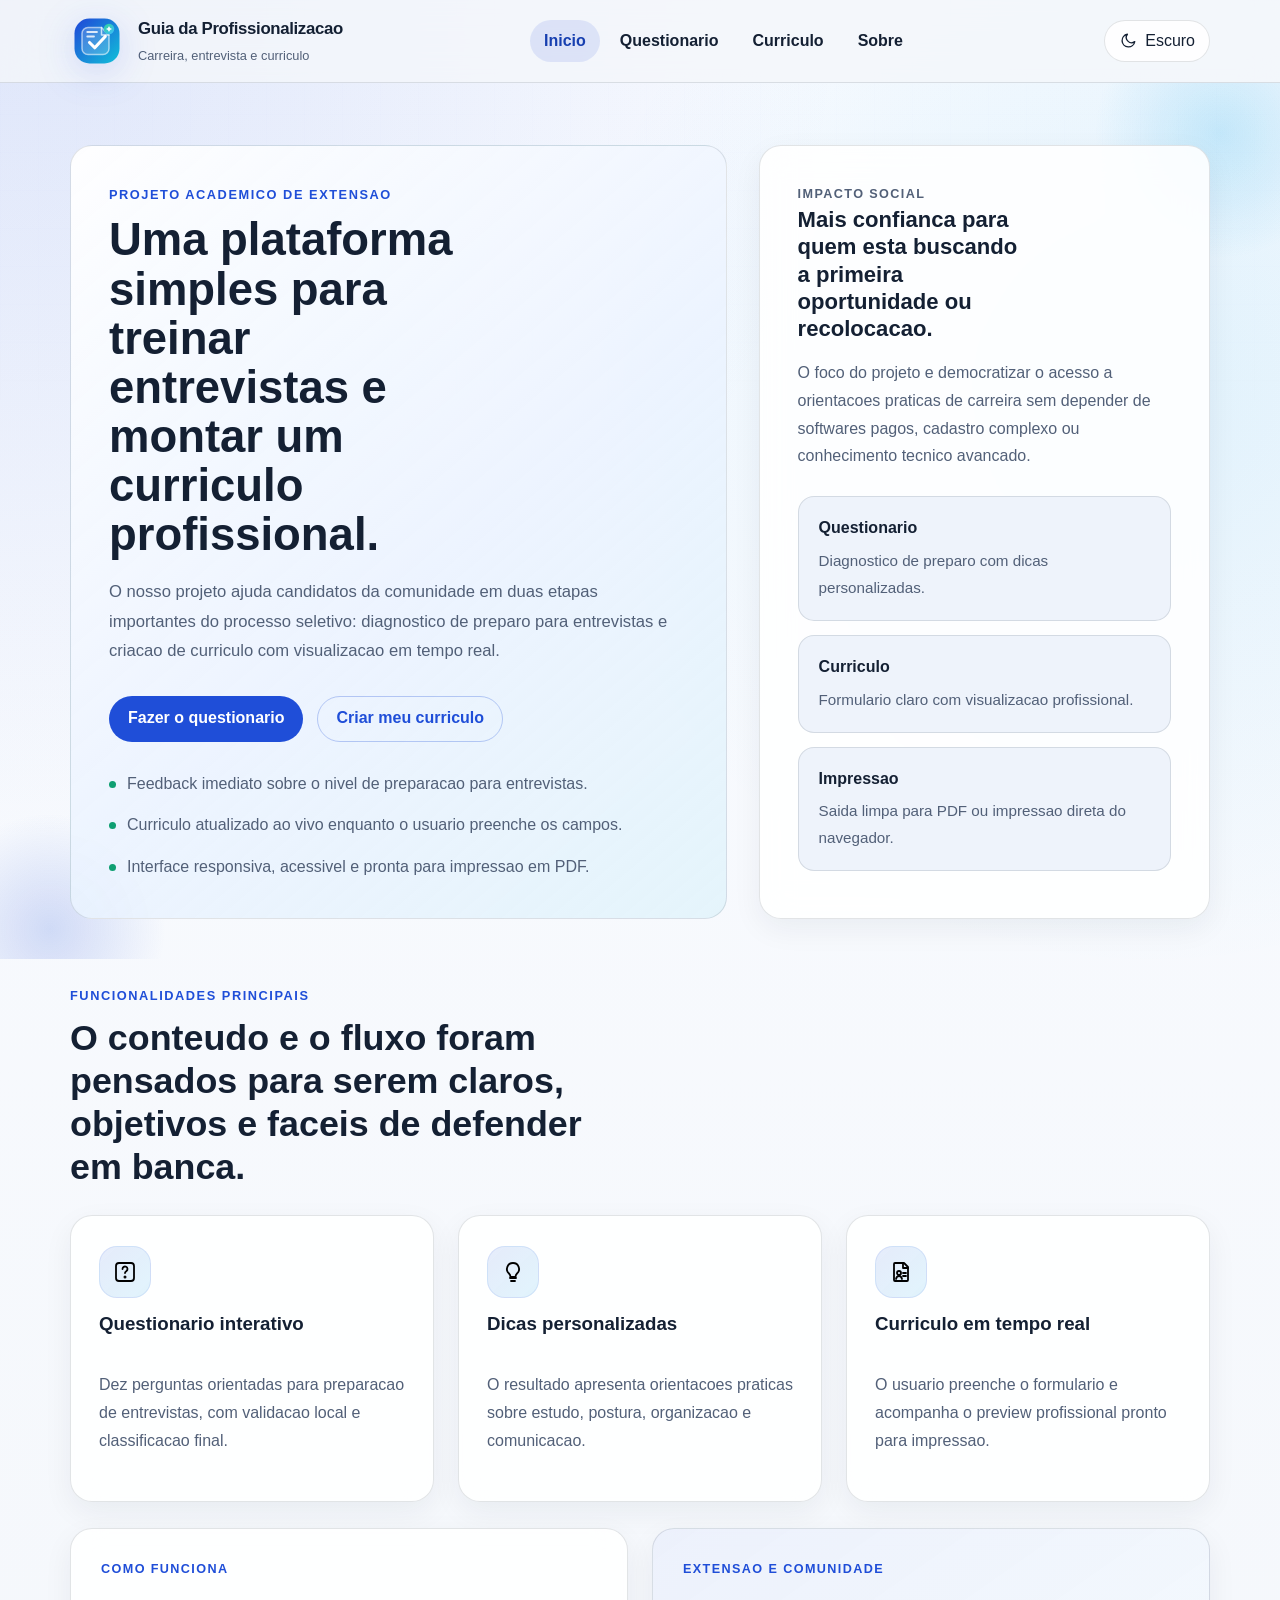
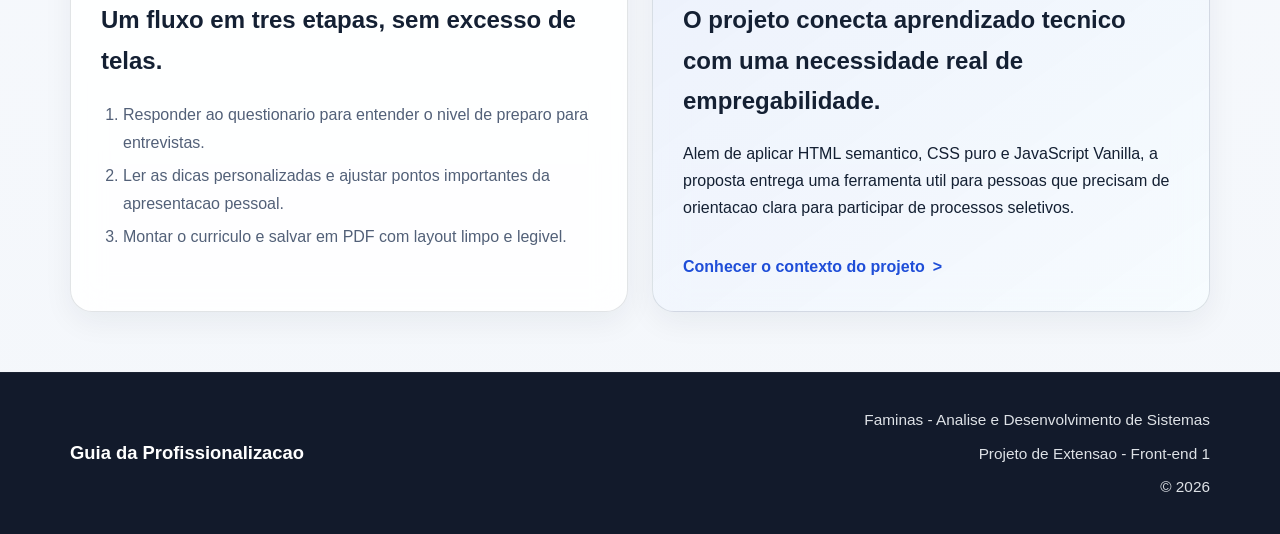
<file: index.html>
<!DOCTYPE html>
<html lang="pt-BR">
<head>
  <meta charset="UTF-8" />
  <meta name="viewport" content="width=device-width, initial-scale=1.0" />
  <meta name="description" content="Plataforma de apoio a carreira com questionario interativo para entrevistas e gerador de curriculo em tempo real." />
  <title>Guia da Profissionalizacao</title>
  <link rel="icon" type="image/svg+xml" href="assets/favicon.svg" />
  <script src="js/theme-init.js"></script>
  <link rel="stylesheet" href="css/styles.css" />
</head>
<body class="page-home">
  <a class="skip-link" href="#conteudo">Pular para o conteudo</a>

  <header class="site-header">
    <div class="container header-inner">
      <a class="brand" href="index.html" aria-label="Ir para a pagina inicial">
        <img class="brand-logo" src="assets/logo-brand.svg" alt="" width="72" height="72" />
        <span class="brand-copy">
          <span class="brand-title">Guia da Profissionalizacao</span>
          <span class="brand-subtitle">Carreira, entrevista e curriculo</span>
        </span>
      </a>

      <nav class="site-nav" id="siteNav" aria-label="Navegacao principal">
        <ul>
          <li><a href="index.html" class="active">Inicio</a></li>
          <li><a href="questionario.html">Questionario</a></li>
          <li><a href="curriculo.html">Curriculo</a></li>
          <li><a href="sobre.html">Sobre</a></li>
        </ul>
      </nav>

      <div class="header-actions">
        <button type="button" class="theme-toggle" id="themeToggle" aria-label="Mudar para modo escuro" aria-pressed="false">
          <svg class="theme-icon theme-icon-moon" viewBox="0 0 24 24" aria-hidden="true">
            <path d="M21 12.8A8.5 8.5 0 1 1 11.2 3a7 7 0 0 0 9.8 9.8z" fill="none" stroke="currentColor" stroke-width="1.8" stroke-linecap="round" stroke-linejoin="round" />
          </svg>
          <svg class="theme-icon theme-icon-sun" viewBox="0 0 24 24" aria-hidden="true">
            <circle cx="12" cy="12" r="4" fill="none" stroke="currentColor" stroke-width="1.8" />
            <path d="M12 2v2M12 20v2M2 12h2M20 12h2M4.9 4.9l1.4 1.4M17.7 17.7l1.4 1.4M4.9 19.1l1.4-1.4M17.7 6.3l1.4-1.4" fill="none" stroke="currentColor" stroke-width="1.8" stroke-linecap="round" />
          </svg>
          <span class="theme-label">Escuro</span>
        </button>
        <button class="nav-toggle" id="navToggle" aria-label="Abrir menu" aria-expanded="false" aria-controls="siteNav">
          <span></span>
          <span></span>
          <span></span>
        </button>
      </div>
    </div>
  </header>

  <main id="conteudo">
    <section class="hero hero-home">
      <div class="container hero-inner">
        <div class="hero-content">
          <p class="eyebrow">Projeto academico de extensao</p>
          <h1>Uma plataforma simples para treinar entrevistas e montar um curriculo profissional.</h1>
          <p class="lead">
            O nosso projeto ajuda candidatos da comunidade em duas etapas importantes do processo seletivo:
            diagnostico de preparo para entrevistas e criacao de curriculo com visualizacao em tempo real.
          </p>

          <div class="hero-actions">
            <a href="questionario.html" class="btn btn-primary">Fazer o questionario</a>
            <a href="curriculo.html" class="btn btn-secondary">Criar meu curriculo</a>
          </div>

          <ul class="hero-points">
            <li>Feedback imediato sobre o nivel de preparacao para entrevistas.</li>
            <li>Curriculo atualizado ao vivo enquanto o usuario preenche os campos.</li>
            <li>Interface responsiva, acessivel e pronta para impressao em PDF.</li>
          </ul>
        </div>

        <aside class="surface-card hero-card" aria-label="Resumo do projeto">
          <p class="card-kicker">Impacto social</p>
          <h2>Mais confianca para quem esta buscando a primeira oportunidade ou recolocacao.</h2>
          <p>
            O foco do projeto e democratizar o acesso a orientacoes praticas de carreira sem depender
            de softwares pagos, cadastro complexo ou conhecimento tecnico avancado.
          </p>

          <div class="hero-stats">
            <article>
              <strong>Questionario</strong>
              <span>Diagnostico de preparo com dicas personalizadas.</span>
            </article>
            <article>
              <strong>Curriculo</strong>
              <span>Formulario claro com visualizacao profissional.</span>
            </article>
            <article>
              <strong>Impressao</strong>
              <span>Saida limpa para PDF ou impressao direta do navegador.</span>
            </article>
          </div>
        </aside>
      </div>
    </section>

    <section class="section section-features">
      <div class="container">
        <div class="section-heading">
          <p class="eyebrow">Funcionalidades principais</p>
          <h2>O conteudo e o fluxo foram pensados para serem claros, objetivos e faceis de defender em banca.</h2>
        </div>

        <div class="features-grid">
          <article class="feature surface-card">
            <div class="feature-icon" aria-hidden="true">
              <img src="assets/icons/icon-questionario.svg" alt="" />
            </div>
            <h3>Questionario interativo</h3>
            <p>Dez perguntas orientadas para preparacao de entrevistas, com validacao local e classificacao final.</p>
          </article>

          <article class="feature surface-card">
            <div class="feature-icon" aria-hidden="true">
              <img src="assets/icons/icon-dicas.svg" alt="" />
            </div>
            <h3>Dicas personalizadas</h3>
            <p>O resultado apresenta orientacoes praticas sobre estudo, postura, organizacao e comunicacao.</p>
          </article>

          <article class="feature surface-card">
            <div class="feature-icon" aria-hidden="true">
              <img src="assets/icons/icon-curriculo.svg" alt="" />
            </div>
            <h3>Curriculo em tempo real</h3>
            <p>O usuario preenche o formulario e acompanha o preview profissional pronto para impressao.</p>
          </article>
        </div>
      </div>
    </section>

    <section class="section section-process">
      <div class="container split-grid">
        <article class="surface-card">
          <p class="card-kicker">Como funciona</p>
          <h2>Um fluxo em tres etapas, sem excesso de telas.</h2>
          <ol class="steps-list">
            <li>Responder ao questionario para entender o nivel de preparo para entrevistas.</li>
            <li>Ler as dicas personalizadas e ajustar pontos importantes da apresentacao pessoal.</li>
            <li>Montar o curriculo e salvar em PDF com layout limpo e legivel.</li>
          </ol>
        </article>

        <article class="surface-card emphasis-card">
          <p class="card-kicker">Extensao e comunidade</p>
          <h2>O projeto conecta aprendizado tecnico com uma necessidade real de empregabilidade.</h2>
          <p>
            Alem de aplicar HTML semantico, CSS puro e JavaScript Vanilla, a proposta entrega uma ferramenta
            util para pessoas que precisam de orientacao clara para participar de processos seletivos.
          </p>
          <a href="sobre.html" class="text-link">Conhecer o contexto do projeto</a>
        </article>
      </div>
    </section>
  </main>

  <footer class="site-footer">
    <div class="container footer-inner">
      <div class="footer-brand">
        <p class="footer-title">Guia da Profissionalizacao</p>
      </div>
      <div class="footer-meta">
        <p>Faminas - Analise e Desenvolvimento de Sistemas</p>
        <p>Projeto de Extensao - Front-end 1</p>
        <p>&copy; <span id="ano"></span></p>
      </div>
    </div>
  </footer>

  <script src="js/main.js"></script>
</body>
</html>
</file>
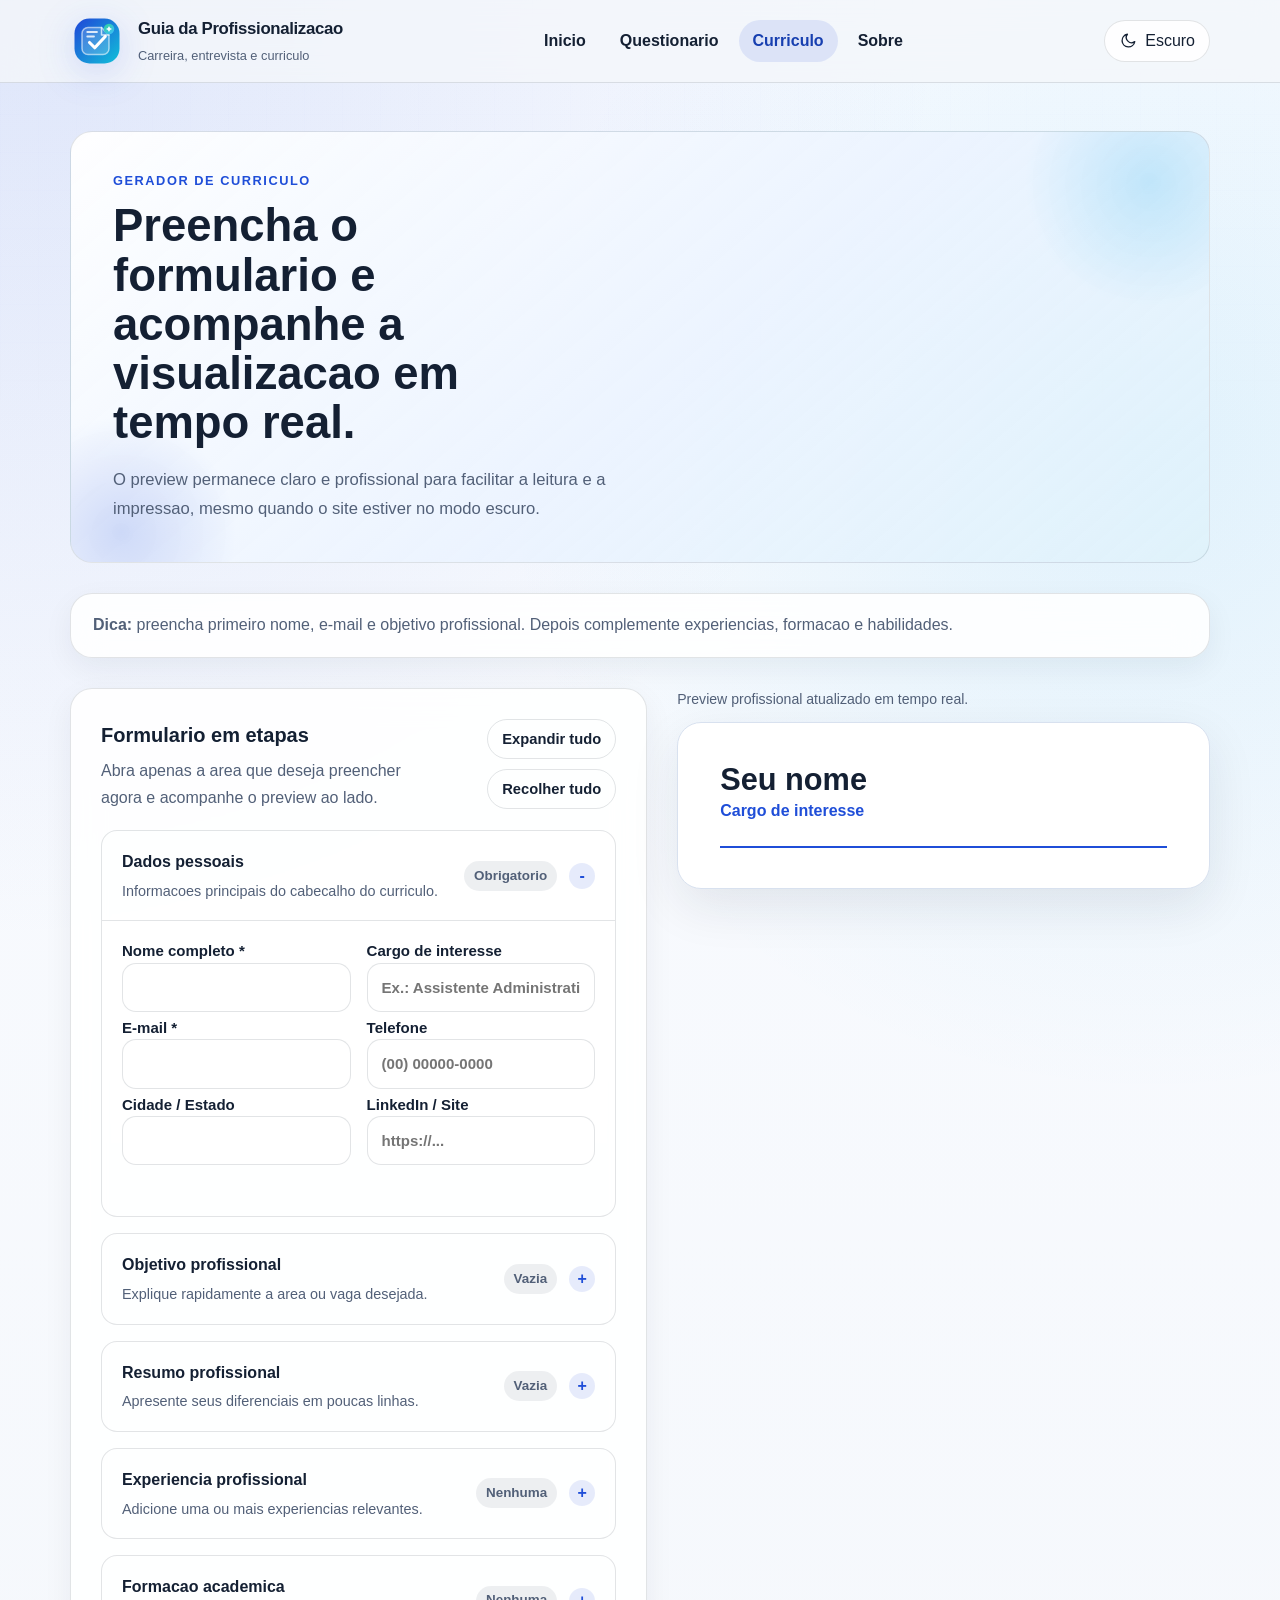
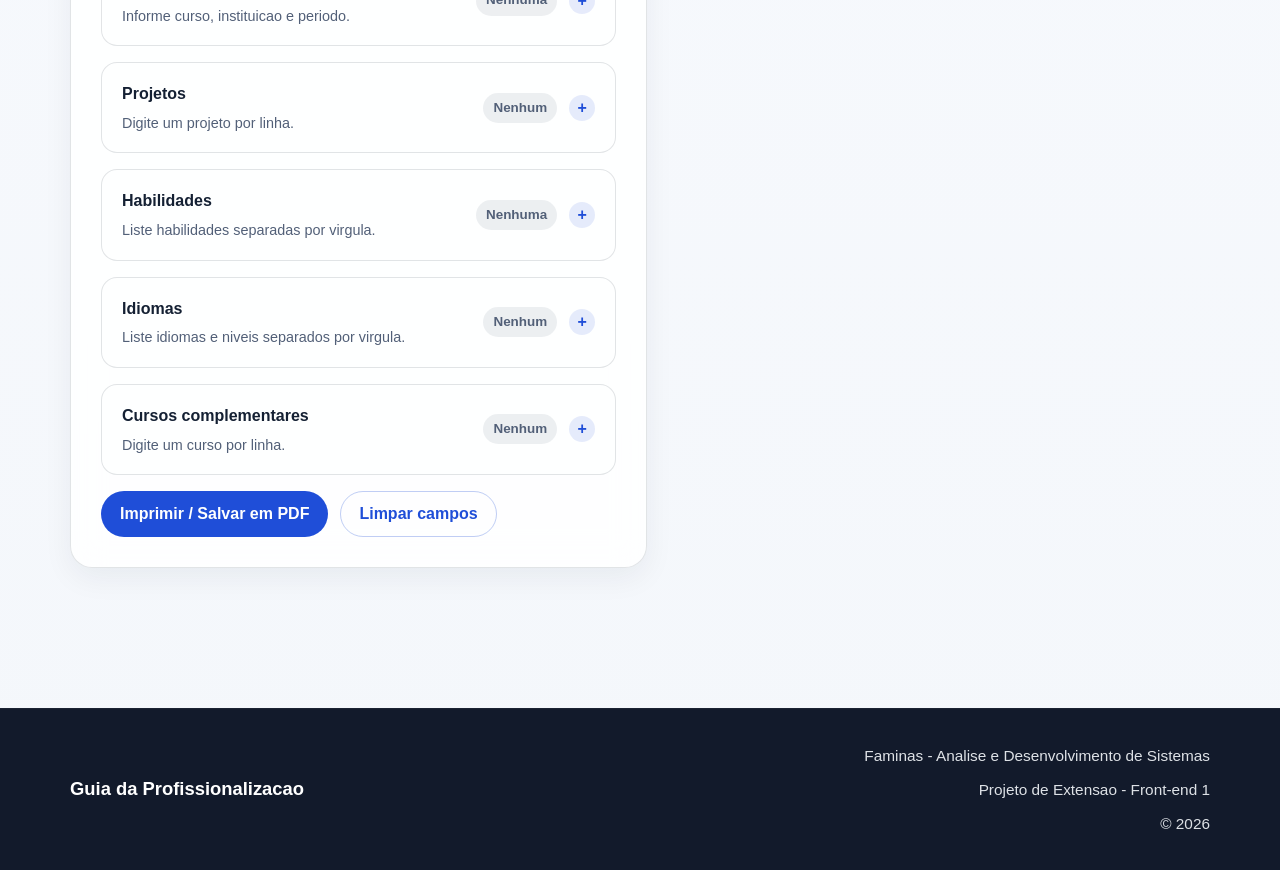
<file: curriculo.html>
<!DOCTYPE html>
<html lang="pt-BR">
<head>
  <meta charset="UTF-8" />
  <meta name="viewport" content="width=device-width, initial-scale=1.0" />
  <meta name="description" content="Gerador de curriculo com visualizacao em tempo real e impressao limpa pelo navegador." />
  <title>Curriculo - Guia da Profissionalizacao</title>
  <link rel="icon" type="image/svg+xml" href="assets/favicon.svg" />
  <script src="js/theme-init.js"></script>
  <link rel="stylesheet" href="css/styles.css" />
  <link rel="stylesheet" href="css/print.css" media="print" />
</head>
<body class="page-curriculo">
  <a class="skip-link" href="#conteudo">Pular para o conteudo</a>

  <header class="site-header no-print">
    <div class="container header-inner">
      <a class="brand" href="index.html" aria-label="Ir para a pagina inicial">
        <img class="brand-logo" src="assets/logo-brand.svg" alt="" width="72" height="72" />
        <span class="brand-copy">
          <span class="brand-title">Guia da Profissionalizacao</span>
          <span class="brand-subtitle">Carreira, entrevista e curriculo</span>
        </span>
      </a>

      <nav class="site-nav" id="siteNav" aria-label="Navegacao principal">
        <ul>
          <li><a href="index.html">Inicio</a></li>
          <li><a href="questionario.html">Questionario</a></li>
          <li><a href="curriculo.html" class="active">Curriculo</a></li>
          <li><a href="sobre.html">Sobre</a></li>
        </ul>
      </nav>

      <div class="header-actions">
        <button type="button" class="theme-toggle" id="themeToggle" aria-label="Mudar para modo escuro" aria-pressed="false">
          <svg class="theme-icon theme-icon-moon" viewBox="0 0 24 24" aria-hidden="true">
            <path d="M21 12.8A8.5 8.5 0 1 1 11.2 3a7 7 0 0 0 9.8 9.8z" fill="none" stroke="currentColor" stroke-width="1.8" stroke-linecap="round" stroke-linejoin="round" />
          </svg>
          <svg class="theme-icon theme-icon-sun" viewBox="0 0 24 24" aria-hidden="true">
            <circle cx="12" cy="12" r="4" fill="none" stroke="currentColor" stroke-width="1.8" />
            <path d="M12 2v2M12 20v2M2 12h2M20 12h2M4.9 4.9l1.4 1.4M17.7 17.7l1.4 1.4M4.9 19.1l1.4-1.4M17.7 6.3l1.4-1.4" fill="none" stroke="currentColor" stroke-width="1.8" stroke-linecap="round" />
          </svg>
          <span class="theme-label">Escuro</span>
        </button>
        <button class="nav-toggle" id="navToggle" aria-label="Abrir menu" aria-expanded="false" aria-controls="siteNav">
          <span></span>
          <span></span>
          <span></span>
        </button>
      </div>
    </div>
  </header>

  <main id="conteudo" class="page">
    <div class="container page-stack">
      <header class="page-banner no-print">
        <p class="eyebrow">Gerador de curriculo</p>
        <h1>Preencha o formulario e acompanhe a visualizacao em tempo real.</h1>
        <p class="lead">
          O preview permanece claro e profissional para facilitar a leitura e a impressao, mesmo quando o site estiver no modo escuro.
        </p>
      </header>

      <div class="surface-card info-strip no-print">
        <p><strong>Dica:</strong> preencha primeiro nome, e-mail e objetivo profissional. Depois complemente experiencias, formacao e habilidades.</p>
      </div>

      <div class="cv-layout">
        <section class="cv-form no-print" aria-label="Formulario do curriculo">
          <div class="cv-form-toolbar">
            <div class="cv-form-toolbar-copy">
              <h2>Formulario em etapas</h2>
              <p>Abra apenas a area que deseja preencher agora e acompanhe o preview ao lado.</p>
            </div>
            <div class="cv-form-toolbar-actions">
              <button type="button" class="btn btn-ghost btn-small" id="expandAllSections">Expandir tudo</button>
              <button type="button" class="btn btn-ghost btn-small" id="collapseAllSections">Recolher tudo</button>
            </div>
          </div>

          <form id="cvForm" novalidate>
            <details class="form-section" data-section-key="personal" open>
              <summary class="form-section-summary">
                <span class="form-section-heading">
                  <span class="form-section-title">Dados pessoais</span>
                  <span class="form-section-help">Informacoes principais do cabecalho do curriculo.</span>
                </span>
                <span class="form-section-meta">
                  <span class="form-section-status" data-section-status>Obrigatorio</span>
                  <span class="form-section-icon" aria-hidden="true"></span>
                </span>
              </summary>
              <div class="form-section-body">
                <fieldset class="form-section-fieldset">
                  <legend class="sr-only">Dados pessoais</legend>
                  <div class="grid-2">
                    <label class="field" for="nome">Nome completo *
                      <input type="text" id="nome" name="nome" required maxlength="80" autocomplete="name" />
                    </label>

                    <label class="field" for="cargo">Cargo de interesse
                      <input type="text" id="cargo" name="cargo" maxlength="80" placeholder="Ex.: Assistente Administrativo" />
                    </label>

                    <label class="field" for="email">E-mail *
                      <input type="email" id="email" name="email" required autocomplete="email" />
                    </label>

                    <label class="field" for="telefone">Telefone
                      <input type="tel" id="telefone" name="telefone" autocomplete="tel" placeholder="(00) 00000-0000" />
                    </label>

                    <label class="field" for="cidade">Cidade / Estado
                      <input type="text" id="cidade" name="cidade" maxlength="80" />
                    </label>

                    <label class="field" for="site">LinkedIn / Site
                      <input type="url" id="site" name="site" placeholder="https://..." />
                    </label>
                  </div>
                  <p class="error-message" id="errorPessoais" role="alert"></p>
                </fieldset>
              </div>
            </details>

            <details class="form-section" data-section-key="objective">
              <summary class="form-section-summary">
                <span class="form-section-heading">
                  <span class="form-section-title">Objetivo profissional</span>
                  <span class="form-section-help">Explique rapidamente a area ou vaga desejada.</span>
                </span>
                <span class="form-section-meta">
                  <span class="form-section-status" data-section-status>Vazia</span>
                  <span class="form-section-icon" aria-hidden="true"></span>
                </span>
              </summary>
              <div class="form-section-body">
                <fieldset class="form-section-fieldset">
                  <legend class="sr-only">Objetivo profissional</legend>
                  <label class="field" for="objetivo">Explique de forma curta a area ou vaga desejada
                    <textarea id="objetivo" name="objetivo" rows="3" maxlength="220" placeholder="Ex.: Atuar na area administrativa, contribuindo com organizacao, atendimento e rotinas internas."></textarea>
                  </label>
                </fieldset>
              </div>
            </details>

            <details class="form-section" data-section-key="summary">
              <summary class="form-section-summary">
                <span class="form-section-heading">
                  <span class="form-section-title">Resumo profissional</span>
                  <span class="form-section-help">Apresente seus diferenciais em poucas linhas.</span>
                </span>
                <span class="form-section-meta">
                  <span class="form-section-status" data-section-status>Vazia</span>
                  <span class="form-section-icon" aria-hidden="true"></span>
                </span>
              </summary>
              <div class="form-section-body">
                <fieldset class="form-section-fieldset">
                  <legend class="sr-only">Resumo profissional</legend>
                  <label class="field" for="resumo">Conte em poucas linhas quem voce e e seus principais diferenciais
                    <textarea id="resumo" name="resumo" rows="4" maxlength="500" placeholder="Ex.: Profissional comprometido, com facilidade para aprender, boa comunicacao e foco em resultados."></textarea>
                  </label>
                </fieldset>
              </div>
            </details>

            <details class="form-section" data-section-key="experience">
              <summary class="form-section-summary">
                <span class="form-section-heading">
                  <span class="form-section-title">Experiencia profissional</span>
                  <span class="form-section-help">Adicione uma ou mais experiencias relevantes.</span>
                </span>
                <span class="form-section-meta">
                  <span class="form-section-status" data-section-status>Nenhuma</span>
                  <span class="form-section-icon" aria-hidden="true"></span>
                </span>
              </summary>
              <div class="form-section-body">
                <fieldset class="form-section-fieldset">
                  <legend class="sr-only">Experiencia profissional</legend>
                  <div id="experienciaList"></div>
                  <button type="button" class="btn btn-ghost section-add-button" id="addExperiencia">Adicionar experiencia</button>
                </fieldset>
              </div>
            </details>

            <details class="form-section" data-section-key="education">
              <summary class="form-section-summary">
                <span class="form-section-heading">
                  <span class="form-section-title">Formacao academica</span>
                  <span class="form-section-help">Informe curso, instituicao e periodo.</span>
                </span>
                <span class="form-section-meta">
                  <span class="form-section-status" data-section-status>Nenhuma</span>
                  <span class="form-section-icon" aria-hidden="true"></span>
                </span>
              </summary>
              <div class="form-section-body">
                <fieldset class="form-section-fieldset">
                  <legend class="sr-only">Formacao academica</legend>
                  <div id="formacaoList"></div>
                  <button type="button" class="btn btn-ghost section-add-button" id="addFormacao">Adicionar formacao</button>
                </fieldset>
              </div>
            </details>

            <details class="form-section" data-section-key="projects">
              <summary class="form-section-summary">
                <span class="form-section-heading">
                  <span class="form-section-title">Projetos</span>
                  <span class="form-section-help">Digite um projeto por linha.</span>
                </span>
                <span class="form-section-meta">
                  <span class="form-section-status" data-section-status>Nenhum</span>
                  <span class="form-section-icon" aria-hidden="true"></span>
                </span>
              </summary>
              <div class="form-section-body">
                <fieldset class="form-section-fieldset">
                  <legend class="sr-only">Projetos</legend>
                  <label class="field" for="projetos">Digite um projeto por linha
                    <textarea id="projetos" name="projetos" rows="4" maxlength="500" placeholder="Ex.: Projeto integrador de site institucional para comunidade"></textarea>
                  </label>
                </fieldset>
              </div>
            </details>

            <details class="form-section" data-section-key="skills">
              <summary class="form-section-summary">
                <span class="form-section-heading">
                  <span class="form-section-title">Habilidades</span>
                  <span class="form-section-help">Liste habilidades separadas por virgula.</span>
                </span>
                <span class="form-section-meta">
                  <span class="form-section-status" data-section-status>Nenhuma</span>
                  <span class="form-section-icon" aria-hidden="true"></span>
                </span>
              </summary>
              <div class="form-section-body">
                <fieldset class="form-section-fieldset">
                  <legend class="sr-only">Habilidades</legend>
                  <label class="field" for="habilidades">Liste suas habilidades separadas por virgula
                    <input type="text" id="habilidades" name="habilidades" placeholder="Ex.: Excel, Trabalho em equipe, Comunicacao" />
                  </label>
                </fieldset>
              </div>
            </details>

            <details class="form-section" data-section-key="languages">
              <summary class="form-section-summary">
                <span class="form-section-heading">
                  <span class="form-section-title">Idiomas</span>
                  <span class="form-section-help">Liste idiomas e niveis separados por virgula.</span>
                </span>
                <span class="form-section-meta">
                  <span class="form-section-status" data-section-status>Nenhum</span>
                  <span class="form-section-icon" aria-hidden="true"></span>
                </span>
              </summary>
              <div class="form-section-body">
                <fieldset class="form-section-fieldset">
                  <legend class="sr-only">Idiomas</legend>
                  <label class="field" for="idiomas">Liste seus idiomas separados por virgula
                    <input type="text" id="idiomas" name="idiomas" placeholder="Ex.: Portugues (nativo), Ingles (intermediario)" />
                  </label>
                </fieldset>
              </div>
            </details>

            <details class="form-section" data-section-key="courses">
              <summary class="form-section-summary">
                <span class="form-section-heading">
                  <span class="form-section-title">Cursos complementares</span>
                  <span class="form-section-help">Digite um curso por linha.</span>
                </span>
                <span class="form-section-meta">
                  <span class="form-section-status" data-section-status>Nenhum</span>
                  <span class="form-section-icon" aria-hidden="true"></span>
                </span>
              </summary>
              <div class="form-section-body">
                <fieldset class="form-section-fieldset">
                  <legend class="sr-only">Cursos complementares</legend>
                  <label class="field" for="cursos">Digite um curso por linha
                    <textarea id="cursos" name="cursos" rows="4" maxlength="500" placeholder="Ex.: Curso basico de informatica"></textarea>
                  </label>
                </fieldset>
              </div>
            </details>

            <div class="form-actions">
              <button type="button" class="btn btn-primary" id="btnPrint">Imprimir / Salvar em PDF</button>
              <button type="button" class="btn btn-secondary" id="btnClear">Limpar campos</button>
            </div>
          </form>
        </section>

        <section class="cv-preview" aria-label="Pre-visualizacao do curriculo">
          <p class="cv-preview-note no-print">Preview profissional atualizado em tempo real.</p>

          <article class="cv-paper" id="cvPaper">
            <header class="cv-header">
              <h2 id="prevNome">Seu nome</h2>
              <p class="cv-cargo" id="prevCargo">Cargo de interesse</p>
              <p class="cv-contato" id="prevContato"></p>
            </header>

            <section class="cv-section" id="prevObjetivoWrap" hidden>
              <h3>Objetivo profissional</h3>
              <p id="prevObjetivo"></p>
            </section>

            <section class="cv-section" id="prevResumoWrap" hidden>
              <h3>Resumo profissional</h3>
              <p id="prevResumo"></p>
            </section>

            <section class="cv-section" id="prevExperienciaWrap" hidden>
              <h3>Experiencia profissional</h3>
              <div id="prevExperiencia"></div>
            </section>

            <section class="cv-section" id="prevFormacaoWrap" hidden>
              <h3>Formacao academica</h3>
              <div id="prevFormacao"></div>
            </section>

            <section class="cv-section" id="prevProjetosWrap" hidden>
              <h3>Projetos</h3>
              <ul id="prevProjetos" class="preview-list"></ul>
            </section>

            <section class="cv-section" id="prevHabilidadesWrap" hidden>
              <h3>Habilidades</h3>
              <ul id="prevHabilidades" class="chip-list"></ul>
            </section>

            <section class="cv-section" id="prevIdiomasWrap" hidden>
              <h3>Idiomas</h3>
              <ul id="prevIdiomas" class="chip-list"></ul>
            </section>

            <section class="cv-section" id="prevCursosWrap" hidden>
              <h3>Cursos complementares</h3>
              <ul id="prevCursos" class="preview-list"></ul>
            </section>
          </article>
        </section>
      </div>
    </div>
  </main>

  <footer class="site-footer no-print">
    <div class="container footer-inner">
      <div class="footer-brand">
        <p class="footer-title">Guia da Profissionalizacao</p>
      </div>
      <div class="footer-meta">
        <p>Faminas - Analise e Desenvolvimento de Sistemas</p>
        <p>Projeto de Extensao - Front-end 1</p>
        <p>&copy; <span id="ano"></span></p>
      </div>
    </div>
  </footer>

  <script src="js/main.js"></script>
  <script src="js/curriculo.js"></script>
</body>
</html>
</file>
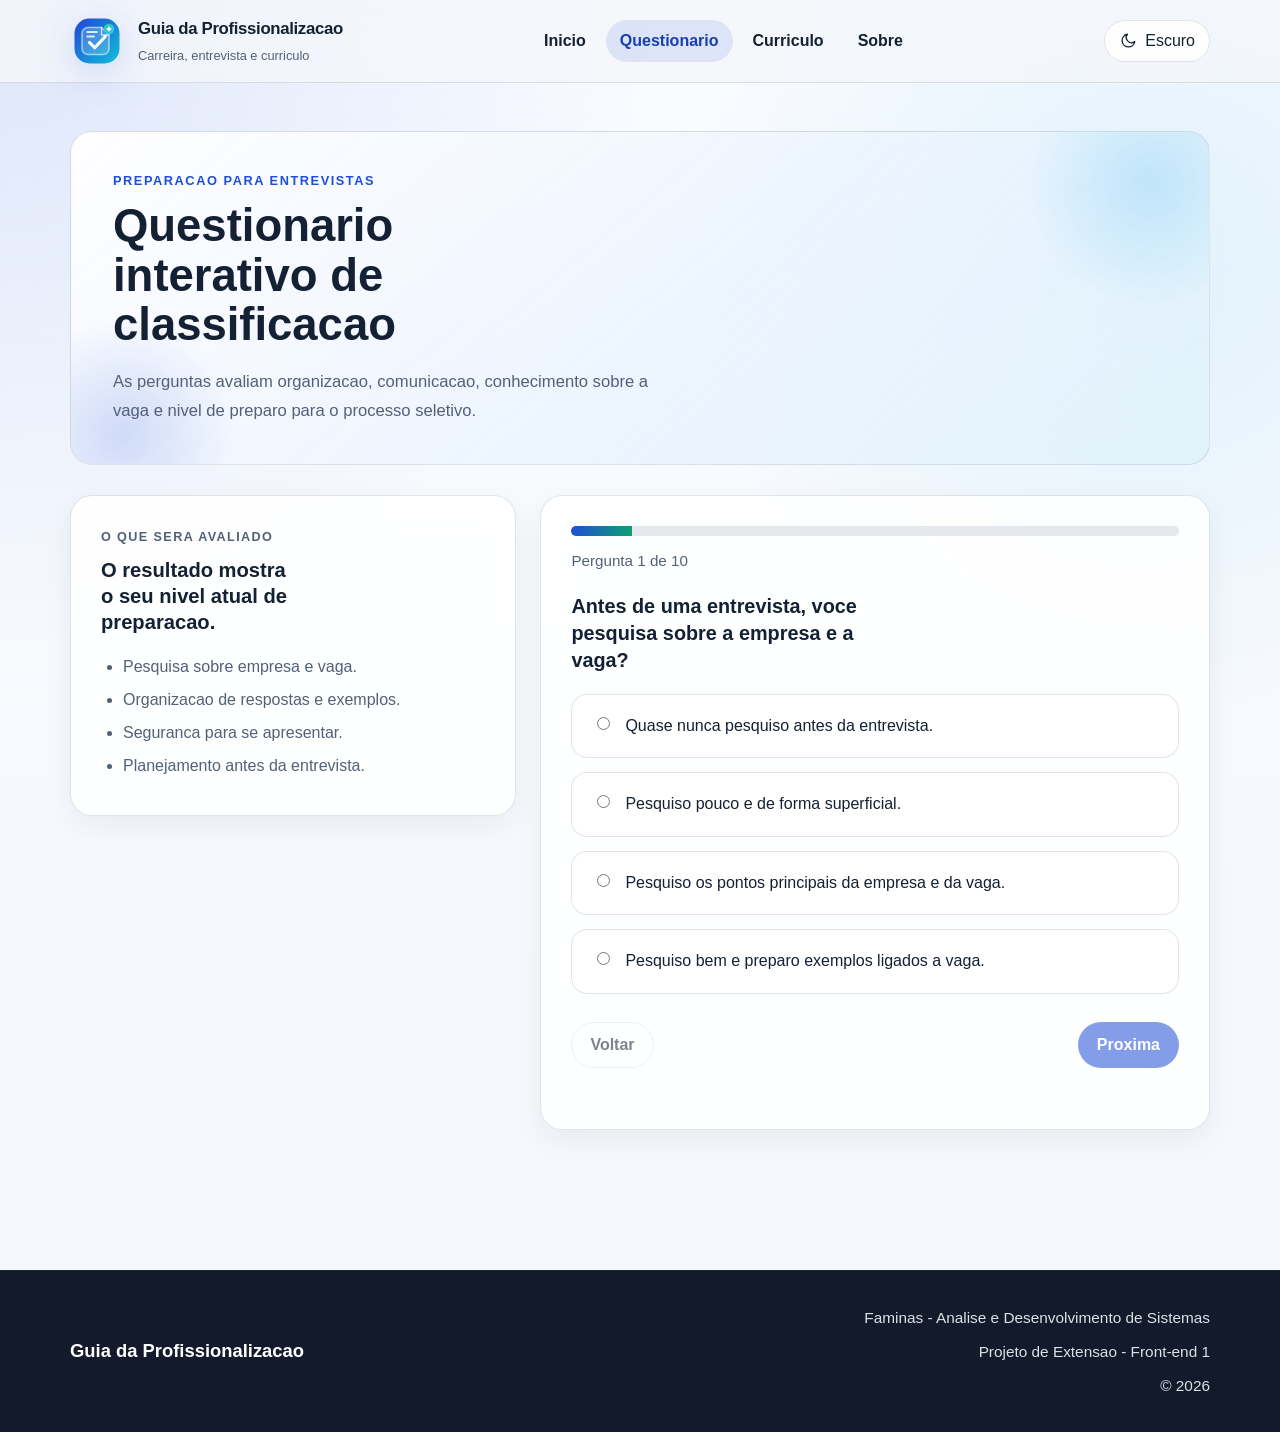
<file: questionario.html>
<!DOCTYPE html>
<html lang="pt-BR">
<head>
  <meta charset="UTF-8" />
  <meta name="viewport" content="width=device-width, initial-scale=1.0" />
  <meta name="description" content="Questionario interativo para classificar o preparo do candidato para entrevistas de emprego." />
  <title>Questionario - Guia da Profissionalizacao</title>
  <link rel="icon" type="image/svg+xml" href="assets/favicon.svg" />
  <script src="js/theme-init.js"></script>
  <link rel="stylesheet" href="css/styles.css" />
</head>
<body class="page-quiz">
  <a class="skip-link" href="#conteudo">Pular para o conteudo</a>

  <header class="site-header">
    <div class="container header-inner">
      <a class="brand" href="index.html" aria-label="Ir para a pagina inicial">
        <img class="brand-logo" src="assets/logo-brand.svg" alt="" width="72" height="72" />
        <span class="brand-copy">
          <span class="brand-title">Guia da Profissionalizacao</span>
          <span class="brand-subtitle">Carreira, entrevista e curriculo</span>
        </span>
      </a>

      <nav class="site-nav" id="siteNav" aria-label="Navegacao principal">
        <ul>
          <li><a href="index.html">Inicio</a></li>
          <li><a href="questionario.html" class="active">Questionario</a></li>
          <li><a href="curriculo.html">Curriculo</a></li>
          <li><a href="sobre.html">Sobre</a></li>
        </ul>
      </nav>

      <div class="header-actions">
        <button type="button" class="theme-toggle" id="themeToggle" aria-label="Mudar para modo escuro" aria-pressed="false">
          <svg class="theme-icon theme-icon-moon" viewBox="0 0 24 24" aria-hidden="true">
            <path d="M21 12.8A8.5 8.5 0 1 1 11.2 3a7 7 0 0 0 9.8 9.8z" fill="none" stroke="currentColor" stroke-width="1.8" stroke-linecap="round" stroke-linejoin="round" />
          </svg>
          <svg class="theme-icon theme-icon-sun" viewBox="0 0 24 24" aria-hidden="true">
            <circle cx="12" cy="12" r="4" fill="none" stroke="currentColor" stroke-width="1.8" />
            <path d="M12 2v2M12 20v2M2 12h2M20 12h2M4.9 4.9l1.4 1.4M17.7 17.7l1.4 1.4M4.9 19.1l1.4-1.4M17.7 6.3l1.4-1.4" fill="none" stroke="currentColor" stroke-width="1.8" stroke-linecap="round" />
          </svg>
          <span class="theme-label">Escuro</span>
        </button>
        <button class="nav-toggle" id="navToggle" aria-label="Abrir menu" aria-expanded="false" aria-controls="siteNav">
          <span></span>
          <span></span>
          <span></span>
        </button>
      </div>
    </div>
  </header>

  <main id="conteudo" class="page">
    <div class="container page-stack">
      <header class="page-banner">
        <p class="eyebrow">Preparacao para entrevistas</p>
        <h1>Questionario interativo de classificacao</h1>
        <p class="lead">
          As perguntas avaliam organizacao, comunicacao, conhecimento sobre a vaga e nivel de preparo para o processo seletivo.
        </p>
      </header>

      <div class="quiz-layout">
        <aside class="surface-card side-note" aria-label="O que sera avaliado">
          <p class="card-kicker">O que sera avaliado</p>
          <h2>O resultado mostra o seu nivel atual de preparacao.</h2>
          <ul class="support-list">
            <li>Pesquisa sobre empresa e vaga.</li>
            <li>Organizacao de respostas e exemplos.</li>
            <li>Seguranca para se apresentar.</li>
            <li>Planejamento antes da entrevista.</li>
          </ul>
        </aside>

        <section class="quiz-wrapper" aria-label="Questionario">
          <div class="progress" aria-hidden="true">
            <div class="progress-bar" id="progressBar"></div>
          </div>
          <p class="progress-text" id="progressText" aria-live="polite">Pergunta 1 de 10</p>

          <form id="quizForm" novalidate>
            <div id="quizQuestion" class="quiz-question"></div>

            <div class="quiz-actions">
              <button type="button" class="btn btn-ghost" id="btnPrev" disabled>Voltar</button>
              <button type="button" class="btn btn-primary" id="btnNext" disabled>Proxima</button>
              <button type="button" class="btn btn-primary hidden" id="btnFinish">Ver resultado</button>
            </div>
            <p class="error-message" id="quizError" role="alert"></p>
          </form>
        </section>
      </div>

      <section class="result surface-card hidden" id="resultSection" aria-live="polite">
        <p class="result-badge" id="resultScore"></p>
        <h2>Seu perfil atual: <span id="resultProfile"></span></h2>
        <p id="resultDescription" class="lead"></p>
        <h3>Dicas personalizadas para sua entrevista</h3>
        <ul id="resultTips" class="tips-list"></ul>
        <div class="result-actions">
          <button type="button" class="btn btn-secondary" id="btnRestart">Refazer questionario</button>
          <a href="curriculo.html" class="btn btn-primary">Ir para o curriculo</a>
        </div>
      </section>
    </div>
  </main>

  <footer class="site-footer">
    <div class="container footer-inner">
      <div class="footer-brand">
        <p class="footer-title">Guia da Profissionalizacao</p>
      </div>
      <div class="footer-meta">
        <p>Faminas - Analise e Desenvolvimento de Sistemas</p>
        <p>Projeto de Extensao - Front-end 1</p>
        <p>&copy; <span id="ano"></span></p>
      </div>
    </div>
  </footer>

  <script src="js/main.js"></script>
  <script src="js/questionario.js"></script>
</body>
</html>
</file>
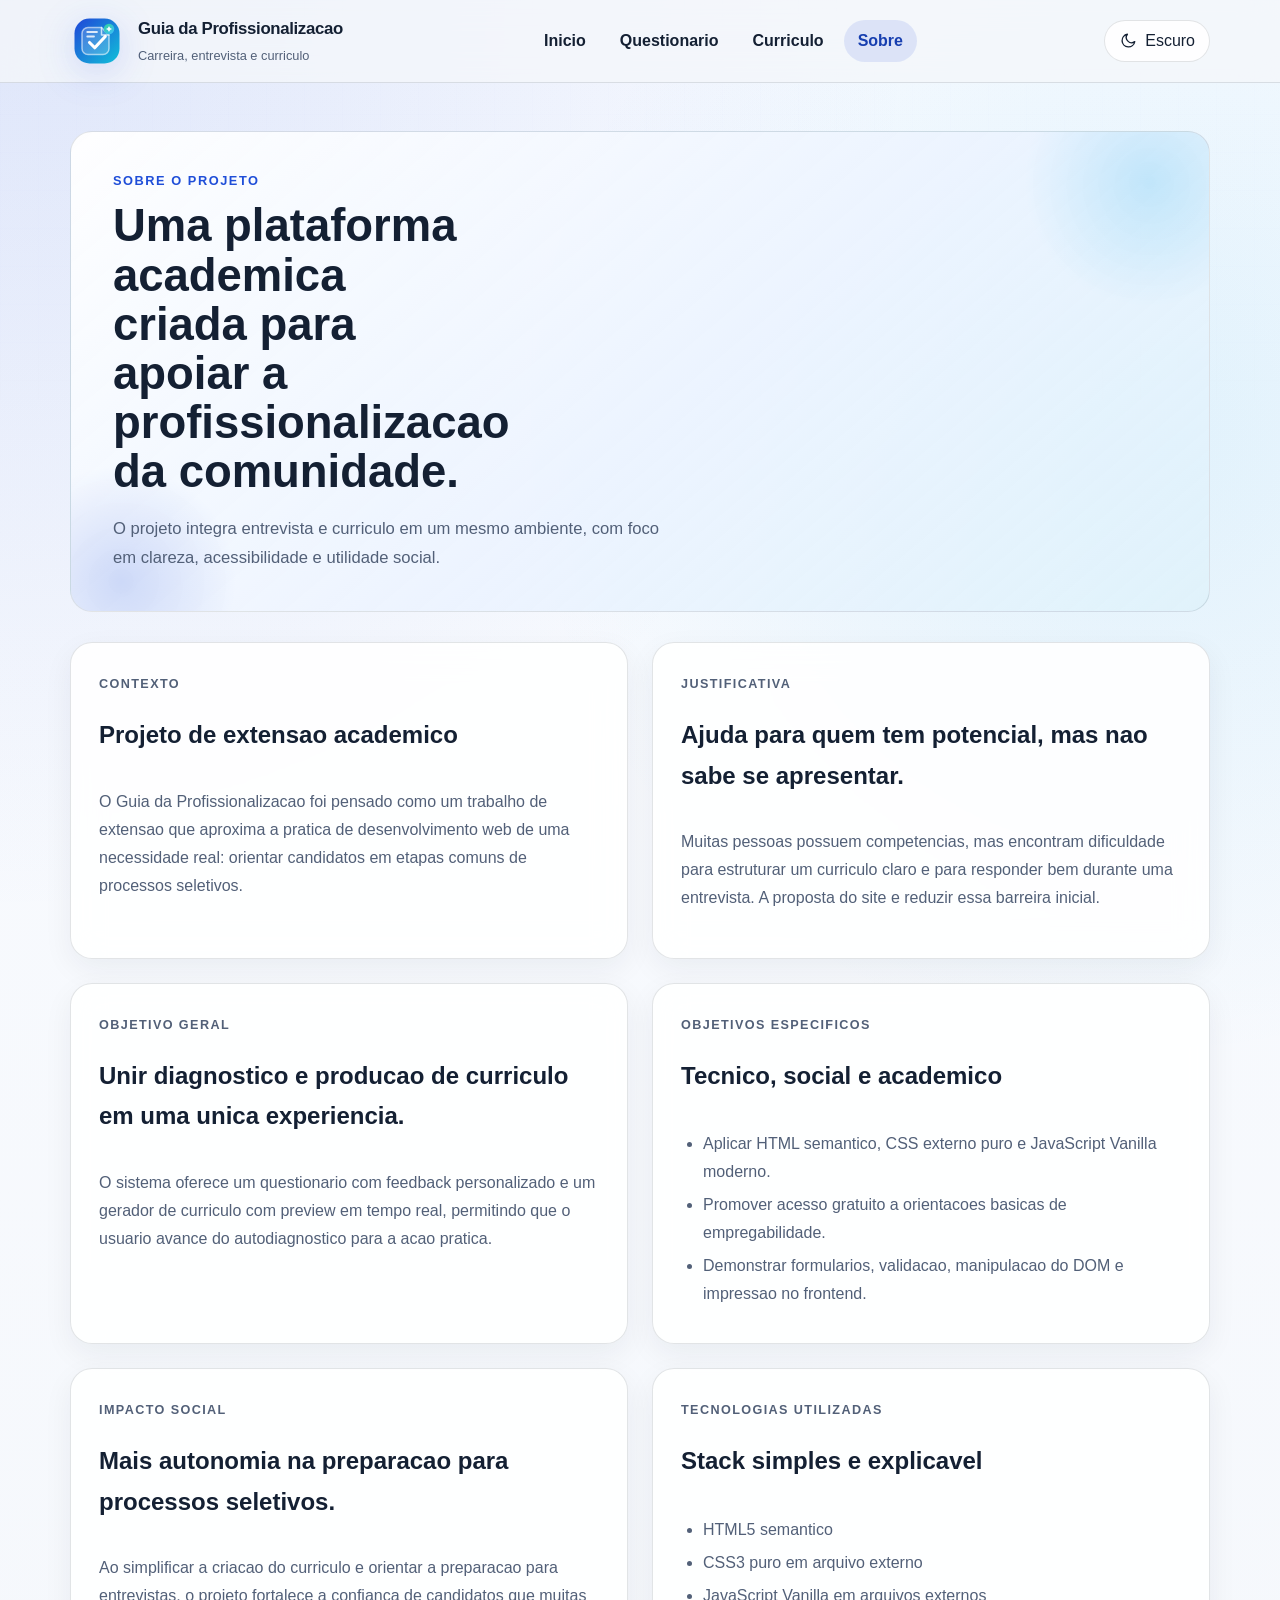
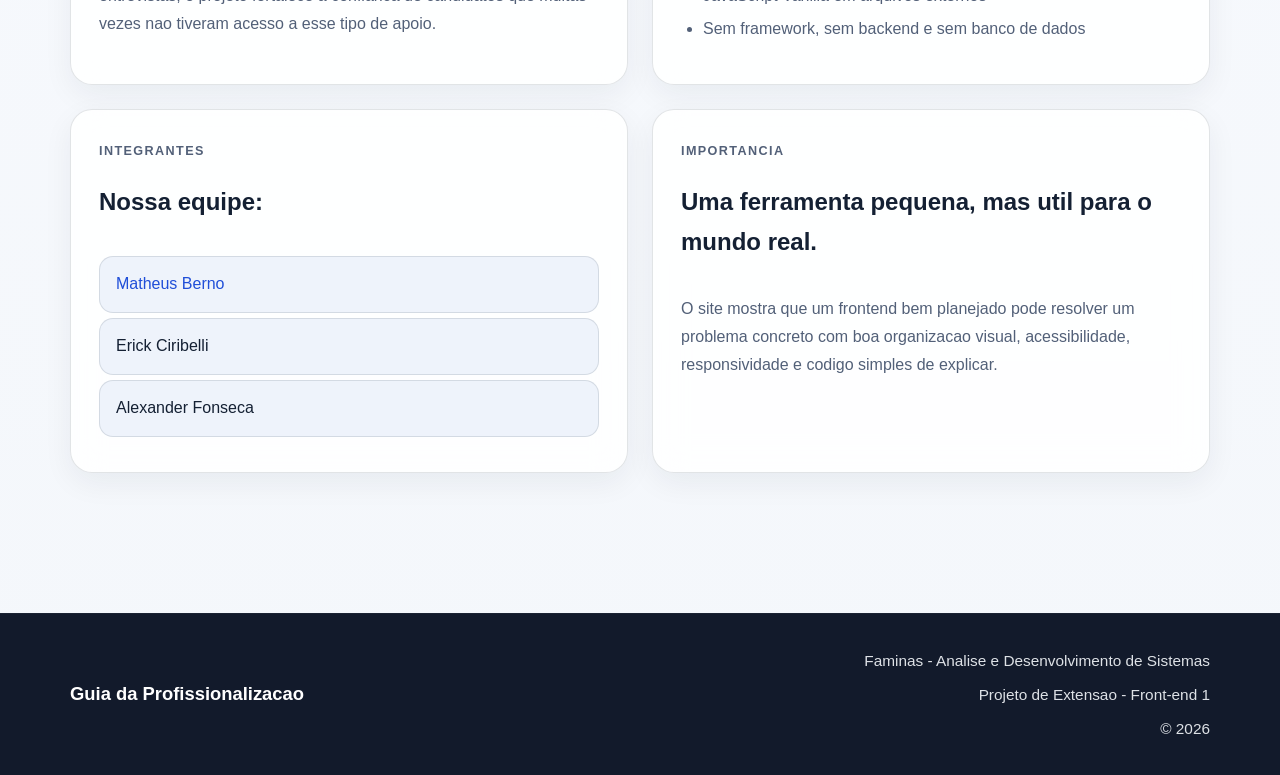
<file: sobre.html>
<!DOCTYPE html>
<html lang="pt-BR">
<head>
  <meta charset="UTF-8" />
  <meta name="viewport" content="width=device-width, initial-scale=1.0" />
  <meta name="description" content="Informacoes sobre o projeto academico Guia da Profissionalizacao." />
  <title>Sobre - Guia da Profissionalizacao</title>
  <link rel="icon" type="image/svg+xml" href="assets/favicon.svg" />
  <script src="js/theme-init.js"></script>
  <link rel="stylesheet" href="css/styles.css" />
</head>
<body class="page-about">
  <a class="skip-link" href="#conteudo">Pular para o conteudo</a>

  <header class="site-header">
    <div class="container header-inner">
      <a class="brand" href="index.html" aria-label="Ir para a pagina inicial">
        <img class="brand-logo" src="assets/logo-brand.svg" alt="" width="72" height="72" />
        <span class="brand-copy">
          <span class="brand-title">Guia da Profissionalizacao</span>
          <span class="brand-subtitle">Carreira, entrevista e curriculo</span>
        </span>
      </a>

      <nav class="site-nav" id="siteNav" aria-label="Navegacao principal">
        <ul>
          <li><a href="index.html">Inicio</a></li>
          <li><a href="questionario.html">Questionario</a></li>
          <li><a href="curriculo.html">Curriculo</a></li>
          <li><a href="sobre.html" class="active">Sobre</a></li>
        </ul>
      </nav>

      <div class="header-actions">
        <button type="button" class="theme-toggle" id="themeToggle" aria-label="Mudar para modo escuro" aria-pressed="false">
          <svg class="theme-icon theme-icon-moon" viewBox="0 0 24 24" aria-hidden="true">
            <path d="M21 12.8A8.5 8.5 0 1 1 11.2 3a7 7 0 0 0 9.8 9.8z" fill="none" stroke="currentColor" stroke-width="1.8" stroke-linecap="round" stroke-linejoin="round" />
          </svg>
          <svg class="theme-icon theme-icon-sun" viewBox="0 0 24 24" aria-hidden="true">
            <circle cx="12" cy="12" r="4" fill="none" stroke="currentColor" stroke-width="1.8" />
            <path d="M12 2v2M12 20v2M2 12h2M20 12h2M4.9 4.9l1.4 1.4M17.7 17.7l1.4 1.4M4.9 19.1l1.4-1.4M17.7 6.3l1.4-1.4" fill="none" stroke="currentColor" stroke-width="1.8" stroke-linecap="round" />
          </svg>
          <span class="theme-label">Escuro</span>
        </button>
        <button class="nav-toggle" id="navToggle" aria-label="Abrir menu" aria-expanded="false" aria-controls="siteNav">
          <span></span>
          <span></span>
          <span></span>
        </button>
      </div>
    </div>
  </header>

  <main id="conteudo" class="page">
    <div class="container page-stack">
      <header class="page-banner">
        <p class="eyebrow">Sobre o projeto</p>
        <h1>Uma plataforma academica criada para apoiar a profissionalizacao da comunidade.</h1>
        <p class="lead">
          O projeto integra entrevista e curriculo em um mesmo ambiente, com foco em clareza, acessibilidade e utilidade social.
        </p>
      </header>

      <section class="about-grid">
        <article class="surface-card about-card">
          <p class="card-kicker">Contexto</p>
          <h2>Projeto de extensao academico</h2>
          <p>
            O Guia da Profissionalizacao foi pensado como um trabalho de extensao que aproxima a pratica de desenvolvimento web
            de uma necessidade real: orientar candidatos em etapas comuns de processos seletivos.
          </p>
        </article>

        <article class="surface-card about-card">
          <p class="card-kicker">Justificativa</p>
          <h2>Ajuda para quem tem potencial, mas nao sabe se apresentar.</h2>
          <p>
            Muitas pessoas possuem competencias, mas encontram dificuldade para estruturar um curriculo claro
            e para responder bem durante uma entrevista. A proposta do site e reduzir essa barreira inicial.
          </p>
        </article>

        <article class="surface-card about-card">
          <p class="card-kicker">Objetivo geral</p>
          <h2>Unir diagnostico e producao de curriculo em uma unica experiencia.</h2>
          <p>
            O sistema oferece um questionario com feedback personalizado e um gerador de curriculo com preview em tempo real,
            permitindo que o usuario avance do autodiagnostico para a acao pratica.
          </p>
        </article>

        <article class="surface-card about-card">
          <p class="card-kicker">Objetivos especificos</p>
          <h2>Tecnico, social e academico</h2>
          <ul class="support-list">
            <li>Aplicar HTML semantico, CSS externo puro e JavaScript Vanilla moderno.</li>
            <li>Promover acesso gratuito a orientacoes basicas de empregabilidade.</li>
            <li>Demonstrar formularios, validacao, manipulacao do DOM e impressao no frontend.</li>
          </ul>
        </article>

        <article class="surface-card about-card">
          <p class="card-kicker">Impacto social</p>
          <h2>Mais autonomia na preparacao para processos seletivos.</h2>
          <p>
            Ao simplificar a criacao do curriculo e orientar a preparacao para entrevistas, o projeto fortalece a confianca
            de candidatos que muitas vezes nao tiveram acesso a esse tipo de apoio.
          </p>
        </article>

        <article class="surface-card about-card">
          <p class="card-kicker">Tecnologias utilizadas</p>
          <h2>Stack simples e explicavel</h2>
          <ul class="support-list">
            <li>HTML5 semantico</li>
            <li>CSS3 puro em arquivo externo</li>
            <li>JavaScript Vanilla em arquivos externos</li>
            <li>Sem framework, sem backend e sem banco de dados</li>
          </ul>
        </article>

        <article class="surface-card about-card">
          <p class="card-kicker">Integrantes</p>
          <h2>Nossa equipe:</h2>
          <ul class="team-list">
            <li><a href="https://www.theuxdev.uk" target="_blank">Matheus Berno</a></li>
            <li>Erick Ciribelli</li>
            <li>Alexander Fonseca</li>
          </ul>
        </article>

        <article class="surface-card about-card">
          <p class="card-kicker">Importancia</p>
          <h2>Uma ferramenta pequena, mas util para o mundo real.</h2>
          <p>
            O site mostra que um frontend bem planejado pode resolver um problema concreto com boa organizacao visual,
            acessibilidade, responsividade e codigo simples de explicar.
          </p>
        </article>
      </section>
    </div>
  </main>

  <footer class="site-footer">
    <div class="container footer-inner">
      <div class="footer-brand">
        <p class="footer-title">Guia da Profissionalizacao</p>
      </div>
      <div class="footer-meta">
        <p>Faminas - Analise e Desenvolvimento de Sistemas</p>
        <p>Projeto de Extensao - Front-end 1</p>
        <p>&copy; <span id="ano"></span></p>
      </div>
    </div>
  </footer>

  <script src="js/main.js"></script>
</body>
</html>
</file>
<file: css/styles.css>
/* =========================================================
   Guia da Profissionalizacao
   Estilos principais
   ========================================================= */

:root {
  --color-bg: #f4f7fb;
  --color-surface: rgba(255, 255, 255, 0.88);
  --color-surface-strong: #ffffff;
  --color-surface-muted: #eef3fb;
  --color-text: #142033;
  --color-muted: #526078;
  --color-border: rgba(20, 32, 51, 0.12);
  --color-primary: #1f4ed8;
  --color-primary-strong: #173fb0;
  --color-primary-soft: rgba(31, 78, 216, 0.11);
  --color-secondary-soft: rgba(14, 165, 233, 0.12);
  --color-accent: #0f9f72;
  --color-danger: #c13f37;
  --color-focus: #ffb703;
  --shadow-sm: 0 10px 30px rgba(20, 32, 51, 0.06);
  --shadow-md: 0 18px 50px rgba(20, 32, 51, 0.09);
  --radius: 22px;
  --radius-md: 16px;
  --radius-sm: 12px;
  --container: 1180px;
  --font-sans: "Trebuchet MS", "Segoe UI", Tahoma, Geneva, Verdana, sans-serif;
  --body-gradient:
    radial-gradient(circle at top left, rgba(31, 78, 216, 0.12), transparent 34%),
    radial-gradient(circle at right 10% top 18%, rgba(14, 165, 233, 0.1), transparent 28%),
    linear-gradient(180deg, #f9fbff 0%, #f4f7fb 100%);
  --hero-gradient:
    linear-gradient(140deg, rgba(255, 255, 255, 0.94) 0%, rgba(235, 243, 255, 0.86) 55%, rgba(222, 242, 250, 0.74) 100%);
  --input-bg: rgba(255, 255, 255, 0.98);
  --dynamic-bg: rgba(31, 78, 216, 0.04);
}

[data-theme="dark"] {
  --color-bg: #09111f;
  --color-surface: rgba(12, 22, 38, 0.84);
  --color-surface-strong: #101b2f;
  --color-surface-muted: rgba(18, 29, 50, 0.9);
  --color-text: #e6edf7;
  --color-muted: #a6b4ca;
  --color-border: rgba(148, 163, 184, 0.16);
  --color-primary: #7cc8ff;
  --color-primary-strong: #b6e3ff;
  --color-primary-soft: rgba(124, 200, 255, 0.12);
  --color-secondary-soft: rgba(52, 211, 153, 0.1);
  --color-accent: #34d399;
  --color-danger: #f48383;
  --color-focus: #ffd166;
  --shadow-sm: 0 12px 34px rgba(0, 0, 0, 0.26);
  --shadow-md: 0 24px 60px rgba(0, 0, 0, 0.34);
  --body-gradient:
    radial-gradient(circle at top left, rgba(31, 78, 216, 0.18), transparent 34%),
    radial-gradient(circle at right 12% top 18%, rgba(14, 165, 233, 0.15), transparent 26%),
    linear-gradient(180deg, #08101c 0%, #09111f 100%);
  --hero-gradient:
    linear-gradient(145deg, rgba(13, 22, 38, 0.94) 0%, rgba(16, 28, 49, 0.92) 56%, rgba(11, 42, 71, 0.88) 100%);
  --input-bg: rgba(9, 17, 31, 0.92);
  --dynamic-bg: rgba(124, 200, 255, 0.05);
}

* {
  box-sizing: border-box;
}

html {
  scroll-behavior: smooth;
}

body {
  margin: 0;
  min-height: 100vh;
  font-family: var(--font-sans);
  font-size: 16px;
  line-height: 1.68;
  color: var(--color-text);
  background: var(--body-gradient);
  -webkit-font-smoothing: antialiased;
  position: relative;
}

body::before {
  content: "";
  position: fixed;
  inset: 0;
  pointer-events: none;
  background-image:
    linear-gradient(rgba(31, 78, 216, 0.05) 1px, transparent 1px),
    linear-gradient(90deg, rgba(31, 78, 216, 0.05) 1px, transparent 1px);
  background-size: 38px 38px;
  mask-image: linear-gradient(180deg, rgba(0, 0, 0, 0.45), transparent 78%);
  -webkit-mask-image: linear-gradient(180deg, rgba(0, 0, 0, 0.45), transparent 78%);
  opacity: 0.35;
  z-index: -1;
}

[data-theme="dark"] body::before {
  opacity: 0.16;
}

img {
  display: block;
  max-width: 100%;
}

a {
  color: var(--color-primary);
  text-decoration: none;
}

a:hover {
  text-decoration: underline;
}

button,
input,
textarea {
  font: inherit;
}

:focus-visible {
  outline: 3px solid var(--color-focus);
  outline-offset: 3px;
}

.skip-link {
  position: absolute;
  left: -9999px;
  top: 0;
  padding: 10px 14px;
  background: #000000;
  color: #ffffff;
  z-index: 1000;
}

.skip-link:focus {
  left: 12px;
  top: 12px;
}

.container {
  width: 100%;
  max-width: var(--container);
  margin: 0 auto;
  padding: 0 20px;
}

.hidden {
  display: none !important;
}

.muted {
  color: var(--color-muted);
}

.surface-card {
  background: var(--color-surface);
  border: 1px solid var(--color-border);
  border-radius: var(--radius);
  box-shadow: var(--shadow-sm);
  backdrop-filter: blur(16px);
  -webkit-backdrop-filter: blur(16px);
}

/* ---------- Header ---------- */
.site-header {
  position: sticky;
  top: 0;
  z-index: 60;
  background: rgba(244, 247, 251, 0.8);
  border-bottom: 1px solid var(--color-border);
  backdrop-filter: blur(18px);
  -webkit-backdrop-filter: blur(18px);
}

[data-theme="dark"] .site-header {
  background: rgba(9, 17, 31, 0.8);
}

.header-inner {
  display: flex;
  align-items: center;
  justify-content: space-between;
  gap: 18px;
  min-height: 82px;
}

.brand {
  display: inline-flex;
  align-items: center;
  gap: 14px;
  min-width: 0;
  color: var(--color-text);
}

.brand:hover {
  text-decoration: none;
}

.brand-logo {
  width: 54px;
  height: 54px;
  flex-shrink: 0;
  filter: drop-shadow(0 8px 18px rgba(31, 78, 216, 0.18));
}

.brand-copy {
  display: flex;
  flex-direction: column;
  gap: 2px;
  min-width: 0;
}

.brand-title {
  font-size: 1.05rem;
  font-weight: 700;
  letter-spacing: -0.02em;
}

.brand-subtitle {
  font-size: 0.8rem;
  color: var(--color-muted);
}

.site-nav ul {
  display: flex;
  align-items: center;
  gap: 6px;
  list-style: none;
  margin: 0;
  padding: 0;
}

.site-nav a {
  display: inline-flex;
  align-items: center;
  min-height: 42px;
  padding: 0 14px;
  border-radius: 999px;
  color: var(--color-text);
  font-weight: 600;
}

.site-nav a:hover,
.site-nav a.active {
  text-decoration: none;
  background: var(--color-primary-soft);
  color: var(--color-primary-strong);
}

.header-actions {
  display: inline-flex;
  align-items: center;
  gap: 10px;
  flex-shrink: 0;
}

.nav-toggle,
.theme-toggle {
  min-height: 42px;
  border-radius: 999px;
  border: 1px solid var(--color-border);
  background: var(--color-surface);
  color: var(--color-text);
}

.theme-toggle {
  display: inline-flex;
  align-items: center;
  gap: 8px;
  padding: 0 14px;
  cursor: pointer;
  transition: border-color 0.2s ease, background 0.2s ease;
}

.theme-toggle:hover,
.nav-toggle:hover {
  background: var(--color-primary-soft);
  border-color: rgba(31, 78, 216, 0.22);
}

.theme-icon {
  width: 18px;
  height: 18px;
  display: block;
}

.theme-icon-sun {
  display: none;
}

[data-theme="dark"] .theme-icon-sun {
  display: block;
}

[data-theme="dark"] .theme-icon-moon {
  display: none;
}

.nav-toggle {
  display: none;
  width: 42px;
  padding: 0;
  cursor: pointer;
}

.nav-toggle span {
  display: block;
  width: 20px;
  height: 2px;
  margin: 4px auto;
  border-radius: 999px;
  background: currentColor;
}

/* ---------- Shared content ---------- */
.page {
  padding: 48px 0 80px;
}

.page-stack {
  display: grid;
  gap: 30px;
}

.page-banner {
  position: relative;
  padding: 38px 42px;
  border: 1px solid var(--color-border);
  border-radius: var(--radius);
  background: var(--hero-gradient);
  overflow: hidden;
}

.page-banner::before,
.hero::before {
  content: "";
  position: absolute;
  inset: auto auto -90px -70px;
  width: 240px;
  height: 240px;
  border-radius: 50%;
  background: radial-gradient(circle, rgba(31, 78, 216, 0.18), transparent 68%);
  pointer-events: none;
}

.page-banner::after,
.hero::after {
  content: "";
  position: absolute;
  inset: -80px -70px auto auto;
  width: 260px;
  height: 260px;
  border-radius: 50%;
  background: radial-gradient(circle, rgba(14, 165, 233, 0.18), transparent 68%);
  pointer-events: none;
}

.page-banner > *,
.hero > * {
  position: relative;
  z-index: 1;
}

.eyebrow {
  margin: 0 0 10px;
  font-size: 0.8rem;
  font-weight: 700;
  letter-spacing: 0.12em;
  text-transform: uppercase;
  color: var(--color-primary);
}

.page-banner h1,
.hero h1 {
  margin: 0 0 18px;
  max-width: 14ch;
  line-height: 1.08;
  font-size: clamp(2rem, 3.55vw, 3.1rem);
}

.lead {
  margin: 0;
  max-width: 62ch;
  color: var(--color-muted);
  font-size: 1.04rem;
  line-height: 1.78;
}

.card-kicker {
  margin: 0 0 10px;
  font-size: 0.79rem;
  font-weight: 700;
  letter-spacing: 0.11em;
  text-transform: uppercase;
  color: var(--color-primary);
}

.text-link {
  display: inline-flex;
  align-items: center;
  gap: 8px;
  margin-top: 16px;
  font-weight: 700;
}

.text-link::after {
  content: ">";
}

/* ---------- Hero ---------- */
.hero {
  position: relative;
  overflow: hidden;
  padding: 62px 0 40px;
}

.hero-inner {
  display: grid;
  grid-template-columns: minmax(0, 1.28fr) minmax(340px, 0.88fr);
  gap: 32px;
  align-items: stretch;
}

.hero-content,
.hero-card {
  position: relative;
  padding: 38px;
  border-radius: var(--radius);
}

.hero-content {
  background: var(--hero-gradient);
  border: 1px solid var(--color-border);
  overflow: hidden;
}

.hero-actions {
  display: flex;
  flex-wrap: wrap;
  gap: 14px;
  margin-top: 30px;
}

.hero-points {
  margin: 28px 0 0;
  padding: 0;
  list-style: none;
  display: grid;
  gap: 14px;
  max-width: 58ch;
}

.hero-points li {
  position: relative;
  padding-left: 18px;
  color: var(--color-muted);
  line-height: 1.72;
}

.hero-points li::before {
  content: "";
  position: absolute;
  left: 0;
  top: 11px;
  width: 7px;
  height: 7px;
  border-radius: 50%;
  background: var(--color-accent);
}

.hero-card h2 {
  margin: 0 0 16px;
  max-width: 18ch;
  line-height: 1.24;
  font-size: 1.38rem;
}

.hero-card p {
  margin: 0;
  color: var(--color-muted);
  line-height: 1.74;
}

.hero-stats {
  display: grid;
  gap: 14px;
  margin-top: 26px;
}

.hero-stats article {
  padding: 18px 20px;
  border-radius: var(--radius-md);
  background: var(--color-surface-muted);
  border: 1px solid var(--color-border);
}

.hero-stats strong,
.feature h3,
.about-card h2,
.side-note h2 {
  display: block;
  margin-bottom: 6px;
}

.hero-stats span {
  color: var(--color-muted);
  font-size: 0.95rem;
}

/* ---------- Buttons ---------- */
.btn {
  display: inline-flex;
  align-items: center;
  justify-content: center;
  min-height: 46px;
  padding: 0 18px;
  border-radius: 999px;
  border: 1px solid transparent;
  font-weight: 700;
  cursor: pointer;
  transition: transform 0.08s ease, background 0.2s ease, color 0.2s ease, border-color 0.2s ease;
  text-decoration: none;
}

.btn:hover {
  text-decoration: none;
}

.btn:active {
  transform: translateY(1px);
}

.btn:disabled {
  opacity: 0.55;
  cursor: not-allowed;
}

.btn-primary {
  background: var(--color-primary);
  color: #ffffff;
}

.btn-primary:hover:not(:disabled) {
  background: var(--color-primary-strong);
}

.btn-secondary {
  background: transparent;
  color: var(--color-primary);
  border-color: rgba(31, 78, 216, 0.28);
}

.btn-secondary:hover:not(:disabled),
.btn-ghost:hover:not(:disabled) {
  background: var(--color-primary-soft);
}

.btn-ghost {
  background: transparent;
  color: var(--color-text);
  border-color: var(--color-border);
}

/* ---------- Sections ---------- */
.section {
  padding: 26px 0 0;
}

.section-heading {
  margin-bottom: 26px;
}

.section-heading h2 {
  margin: 0;
  max-width: 28ch;
  font-size: clamp(1.7rem, 2.8vw, 2.25rem);
  line-height: 1.2;
}

.features-grid,
.about-grid {
  display: grid;
  gap: 24px;
}

.features-grid {
  grid-template-columns: repeat(3, minmax(0, 1fr));
}

.feature,
.about-card {
  display: flex;
  flex-direction: column;
  gap: 10px;
  padding: 30px 28px;
}

.feature-icon {
  width: 52px;
  height: 52px;
  display: grid;
  place-items: center;
  border-radius: 18px;
  background: linear-gradient(135deg, var(--color-primary-soft), var(--color-secondary-soft));
  border: 1px solid rgba(31, 78, 216, 0.1);
}

.feature-icon img {
  width: 24px;
  height: 24px;
}

.feature h3,
.about-card h2,
.page-banner h1,
.side-note h2 {
  margin-top: 0;
}

.feature p,
.about-card p,
.side-note p,
.support-list li,
.steps-list li {
  color: var(--color-muted);
  line-height: 1.75;
}

.split-grid,
.quiz-layout {
  display: grid;
  gap: 24px;
}

.split-grid {
  grid-template-columns: repeat(2, minmax(0, 1fr));
}

.split-grid .surface-card,
.quiz-layout .surface-card,
.quiz-layout .quiz-wrapper {
  padding: 30px;
}

.steps-list,
.support-list,
.team-list,
.tips-list,
.preview-list {
  margin: 18px 0 0;
  padding-left: 22px;
}

.steps-list li,
.support-list li,
.team-list li,
.tips-list li,
.preview-list li {
  margin-bottom: 5px;
}

.emphasis-card {
  background:
    linear-gradient(145deg, rgba(31, 78, 216, 0.08), rgba(14, 165, 233, 0.03)),
    var(--color-surface);
}

.info-strip {
  padding: 18px 22px;
}

.info-strip p {
  margin: 0;
  color: var(--color-muted);
}

/* ---------- Quiz ---------- */
.quiz-layout {
  grid-template-columns: minmax(290px, 0.8fr) minmax(0, 1.2fr);
  align-items: start;
}

.side-note {
  position: sticky;
  top: 108px;
}

.side-note h2 {
  max-width: 18ch;
  font-size: 1.26rem;
  line-height: 1.28;
}

.quiz-wrapper {
  border: 1px solid var(--color-border);
  border-radius: var(--radius);
  background: var(--color-surface);
  box-shadow: var(--shadow-sm);
  backdrop-filter: blur(16px);
  -webkit-backdrop-filter: blur(16px);
}

.progress {
  height: 10px;
  border-radius: 999px;
  background: rgba(82, 96, 120, 0.14);
  overflow: hidden;
}

.progress-bar {
  width: 10%;
  height: 100%;
  background: linear-gradient(90deg, var(--color-primary), var(--color-accent));
  transition: width 0.28s ease;
}

.progress-text {
  margin: 12px 0 20px;
  color: var(--color-muted);
  font-size: 0.95rem;
}

.quiz-question h2 {
  margin: 0 0 20px;
  max-width: 28ch;
  line-height: 1.35;
  font-size: 1.24rem;
}

.options {
  list-style: none;
  margin: 0;
  padding: 0;
  display: grid;
  gap: 14px;
}

.option {
  display: flex;
  align-items: flex-start;
  gap: 12px;
  padding: 18px 20px;
  border-radius: var(--radius-md);
  border: 1px solid var(--color-border);
  background: var(--color-surface-strong);
  cursor: pointer;
  transition: border-color 0.2s ease, background 0.2s ease, transform 0.08s ease;
}

.option:hover {
  border-color: rgba(31, 78, 216, 0.28);
  background: var(--color-primary-soft);
}

.option.selected {
  border-color: rgba(31, 78, 216, 0.42);
  background: linear-gradient(135deg, var(--color-primary-soft), var(--color-secondary-soft));
}

.option input {
  margin-top: 4px;
  accent-color: var(--color-primary);
}

.option span {
  flex: 1;
  line-height: 1.66;
}

.quiz-actions,
.result-actions,
.form-actions {
  display: flex;
  flex-wrap: wrap;
  gap: 12px;
}

.quiz-actions {
  justify-content: space-between;
  margin-top: 28px;
}

.error-message {
  min-height: 1.3em;
  margin: 12px 0 0;
  color: var(--color-danger);
  font-size: 0.92rem;
}

.result {
  padding: 32px;
}

.result h2 {
  margin: 0 0 12px;
  font-size: 1.65rem;
  line-height: 1.22;
}

.result h2 span {
  color: var(--color-primary);
}

.result h3 {
  margin: 28px 0 0;
}

.result-badge {
  display: inline-flex;
  align-items: center;
  min-height: 34px;
  padding: 0 14px;
  margin: 0 0 16px;
  border-radius: 999px;
  background: var(--color-primary-soft);
  color: var(--color-primary-strong);
  font-weight: 700;
}

/* ---------- Curriculum ---------- */
.cv-layout {
  display: grid;
  grid-template-columns: minmax(0, 1.04fr) minmax(390px, 0.96fr);
  gap: 30px;
  align-items: start;
}

.cv-form {
  padding: 30px;
  border: 1px solid var(--color-border);
  border-radius: var(--radius);
  background: var(--color-surface);
  box-shadow: var(--shadow-sm);
  backdrop-filter: blur(16px);
  -webkit-backdrop-filter: blur(16px);
}

.cv-form-toolbar {
  display: flex;
  align-items: flex-start;
  justify-content: space-between;
  gap: 18px;
  margin-bottom: 18px;
}

.cv-form-toolbar-copy h2 {
  margin: 0 0 6px;
  font-size: 1.25rem;
}

.cv-form-toolbar-copy p {
  margin: 0;
  max-width: 46ch;
  color: var(--color-muted);
  line-height: 1.68;
}

.cv-form-toolbar-actions {
  display: flex;
  flex-wrap: wrap;
  gap: 10px;
  justify-content: flex-end;
}

.btn-small {
  min-height: 40px;
  padding: 0 14px;
  font-size: 0.92rem;
}

.form-section {
  margin: 0 0 16px;
  border: 1px solid var(--color-border);
  border-radius: var(--radius-md);
  background: rgba(255, 255, 255, 0.18);
  overflow: hidden;
}

[data-theme="dark"] .form-section {
  background: rgba(10, 17, 30, 0.28);
}

.form-section-summary {
  display: flex;
  align-items: center;
  justify-content: space-between;
  gap: 16px;
  padding: 18px 20px;
  cursor: pointer;
  list-style: none;
}

.form-section-summary::-webkit-details-marker {
  display: none;
}

.form-section-summary::marker {
  content: "";
}

.form-section-heading {
  display: grid;
  gap: 4px;
}

.form-section-title {
  font-size: 1rem;
  font-weight: 700;
  color: var(--color-text);
}

.form-section-help {
  color: var(--color-muted);
  font-size: 0.9rem;
  line-height: 1.55;
}

.form-section-meta {
  display: inline-flex;
  align-items: center;
  gap: 12px;
  flex-shrink: 0;
}

.form-section-status {
  display: inline-flex;
  align-items: center;
  min-height: 30px;
  padding: 0 10px;
  border-radius: 999px;
  background: rgba(82, 96, 120, 0.1);
  color: var(--color-muted);
  font-size: 0.84rem;
  font-weight: 700;
}

.form-section-icon {
  width: 26px;
  height: 26px;
  display: grid;
  place-items: center;
  border-radius: 50%;
  background: var(--color-primary-soft);
  color: var(--color-primary);
  font-weight: 700;
}

.form-section-icon::before {
  content: "+";
}

.form-section[open] .form-section-icon::before {
  content: "-";
}

.form-section[open] .form-section-summary {
  border-bottom: 1px solid var(--color-border);
}

.form-section-body {
  padding: 0 20px 20px;
}

.form-section-fieldset {
  margin: 0;
  padding: 18px 0 0;
  border: 0;
  min-width: 0;
}

.form-section.is-filled .form-section-status {
  background: rgba(15, 159, 114, 0.12);
  color: var(--color-accent);
}

.form-section.is-partial .form-section-status {
  background: rgba(31, 78, 216, 0.12);
  color: var(--color-primary);
}

.form-section.has-error {
  border-color: rgba(193, 63, 55, 0.35);
}

.form-section.has-error .form-section-status {
  background: rgba(193, 63, 55, 0.12);
  color: var(--color-danger);
}

.form-section.has-error .form-section-summary {
  background: rgba(193, 63, 55, 0.04);
}

.section-add-button {
  margin-top: 8px;
}

.sr-only {
  position: absolute;
  width: 1px;
  height: 1px;
  padding: 0;
  margin: -1px;
  overflow: hidden;
  clip: rect(0, 0, 0, 0);
  white-space: nowrap;
  border: 0;
}

.cv-form label {
  display: block;
  margin-bottom: 8px;
  color: var(--color-text);
  font-size: 0.94rem;
  font-weight: 600;
  line-height: 1.55;
}

.cv-form .field {
  margin-bottom: 0;
}

.cv-form input,
.cv-form textarea {
  width: 100%;
  margin-bottom: 16px;
  padding: 12px 14px;
  border: 1px solid var(--color-border);
  border-radius: 14px;
  background: var(--input-bg);
  color: var(--color-text);
  transition: border-color 0.2s ease, box-shadow 0.2s ease, background 0.2s ease;
}

.cv-form input:last-child,
.cv-form textarea:last-child {
  margin-bottom: 0;
}

.cv-form input:focus,
.cv-form textarea:focus {
  border-color: rgba(31, 78, 216, 0.5);
  box-shadow: 0 0 0 4px rgba(31, 78, 216, 0.08);
  outline: none;
}

.cv-form input.invalid,
.cv-form textarea.invalid {
  border-color: var(--color-danger);
}

.cv-form textarea {
  resize: vertical;
}

.grid-2 {
  display: grid;
  grid-template-columns: repeat(2, minmax(0, 1fr));
  gap: 4px 16px;
}

.dynamic-item {
  position: relative;
  margin-bottom: 14px;
  padding: 18px;
  border: 1px dashed rgba(31, 78, 216, 0.2);
  border-radius: var(--radius-md);
  background: var(--dynamic-bg);
}

.dynamic-item .field {
  margin-bottom: 10px;
}

.dynamic-remove {
  position: absolute;
  top: 10px;
  right: 10px;
  border: 0;
  background: transparent;
  color: var(--color-danger);
  font-weight: 700;
  cursor: pointer;
}

.cv-section .preview-list {
  display: flex;
  flex-wrap: wrap;
  column-gap: 26px;
}

.formAc {
  padding: 0;
}


.cv-preview {
  position: sticky;
  top: 104px;
  display: flex;
  flex-direction: column;
  align-items: center;
}

.cv-preview-note {
  margin: 0 0 10px;
  color: var(--color-muted);
  font-size: 0.88rem;
  width: min(100%, 760px);
}

.cv-paper {
  width: min(100%, 760px);
  min-height: 0;
  margin: 0 auto;
  padding: 40px 42px;
  border: 1px solid #d8e1ef;
  border-radius: 24px;
  background: #ffffff;
  box-shadow: var(--shadow-md);
  color: #142033;
  font-size: 0.96rem;
}

.cv-header {
  padding-bottom: 16px;
  border-bottom: 2px solid #1f4ed8;
}

.cv-header h2 {
  margin: 0 0 2px;
  font-size: 1.92rem;
  line-height: 1.08;
  color: #142033;
}

.cv-cargo {
  margin: 0 0 5px;
  color: #1f4ed8;
  font-weight: 700;
  font-size: 1rem;
}

.cv-contato {
  margin: 0;
  color: #526078;
  font-size: 0.88rem;
  line-height: 1.45;
}

.cv-section {
  margin-top: 16px;
}

.cv-section h3 {
  margin: 0 0 10px;
  padding-bottom: 5px;
  border-bottom: 1px solid #d8e1ef;
  color: #173fb0;
  font-size: 0.88rem;
  letter-spacing: 0.07em;
  text-transform: uppercase;
}

.cv-section p {
  margin: 0;
  color: #243247;
  line-height: 1.52;
}

.cv-entry {
  margin-bottom: 7px;
}

.cv-entry-title {
  font-weight: 700;
  color: #142033;
  line-height: 1.35;
}

.cv-entry-meta {
  margin: 2px 0 3px;
  color: #5c6b80;
  font-size: 0.84rem;
}

.cv-entry-desc {
  margin: 0;
  font-size: 0.9rem;
  line-height: 1.42;
}

.chip-list {
  list-style: none;
  margin: 0;
  padding: 0;
  display: flex;
  flex-wrap: wrap;
  gap: 7px;
}

.chip-list li {
  padding: 4px 10px;
  border-radius: 999px;
  background: #e8efff;
  color: #173fb0;
  font-size: 0.8rem;
}

#prevExperiencia,
#prevFormacao {
  display: grid;
  grid-template-columns: repeat(3, minmax(0, 1fr));
  gap: 10px 18px;
}

#prevExperiencia .cv-entry,
#prevFormacao .cv-entry {
  margin-bottom: 0;
}

#prevProjetos,
#prevCursos {
  margin-top: 0;
  padding-left: 18px;
  display: grid;
  grid-template-columns: repeat(2, minmax(0, 1fr));
  gap: 4px 22px;
}

#prevProjetos li,
#prevCursos li {
  margin-bottom: 0;
  line-height: 1.42;
}

.cv-section .preview-list {
  margin-top: 0;
}

@media (max-width: 960px) {
  #prevExperiencia,
  #prevFormacao {
    grid-template-columns: repeat(2, minmax(0, 1fr));
  }
}

@media (max-width: 720px) {
  #prevExperiencia,
  #prevFormacao,
  #prevProjetos,
  #prevCursos {
    grid-template-columns: 1fr;
  }
}

/* ---------- About ---------- */
.about-grid {
  grid-template-columns: repeat(2, minmax(0, 1fr));
}

.team-list {
  list-style: none;
  padding-left: 0;
}

.team-list li {
  padding: 14px 16px;
  border-radius: 14px;
  background: var(--color-surface-muted);
  border: 1px solid var(--color-border);
}

/* ---------- Footer ---------- */
.site-footer {
  margin-top: 60px;
  padding: 34px 0;
  border-top: 1px solid rgba(255, 255, 255, 0.04);
  background: #121a2b;
  color: #f4f7fb;
}

[data-theme="dark"] .site-footer {
  background: #0d1423;
}

.footer-inner {
  display: flex;
  align-items: center;
  justify-content: space-between;
  gap: 24px;
}

.footer-brand,
.footer-meta {
  min-width: 0;
}

.footer-title {
  margin: 0;
  color: #ffffff;
  font-size: 1.15rem;
  font-weight: 700;
}

.footer-meta {
  text-align: right;
}

.site-footer p {
  margin: 0;
}

.footer-meta p {
  color: rgba(244, 247, 251, 0.9);
  font-size: 0.96rem;
}

.footer-meta p + p {
  margin-top: 8px;
}

/* ---------- Responsive ---------- */
@media (max-width: 1100px) {
  .hero-inner,
  .cv-layout,
  .quiz-layout {
    grid-template-columns: 1fr;
  }

  .cv-preview,
  .side-note {
    position: static;
  }

  .hero-content,
  .hero-card {
    padding: 34px;
  }

  .page-banner h1,
  .hero h1 {
    max-width: 15ch;
  }
}

@media (max-width: 920px) {
  .features-grid,
  .split-grid,
  .about-grid {
    grid-template-columns: 1fr;
  }

  .brand-subtitle {
    display: none;
  }

  .page {
    padding: 42px 0 72px;
  }

  .page-banner {
    padding: 32px 34px;
  }

  .page-banner h1,
  .hero h1,
  .section-heading h2 {
    max-width: none;
  }

  .cv-form-toolbar {
    flex-direction: column;
  }

  .cv-form-toolbar-actions {
    justify-content: flex-start;
  }
}

@media (max-width: 720px) {
  .site-header {
    background: rgba(244, 247, 251, 0.92);
  }

  [data-theme="dark"] .site-header {
    background: rgba(9, 17, 31, 0.94);
  }

  .header-inner {
    flex-wrap: wrap;
    align-items: center;
    padding: 14px 0;
  }

  .brand {
    flex: 1;
    min-width: 0;
  }

  .brand-title {
    font-size: 0.96rem;
  }

  .brand-logo {
    width: 46px;
    height: 46px;
  }

  .theme-toggle .theme-label {
    display: none;
  }

  .nav-toggle {
    display: inline-block;
  }

  .site-nav {
    order: 4;
    width: 100%;
    max-height: 0;
    overflow: hidden;
    transition: max-height 0.24s ease;
  }

  .site-nav.is-open {
    max-height: 280px;
  }

  .site-nav ul {
    flex-direction: column;
    align-items: stretch;
    padding: 10px 0 0;
  }

  .site-nav a {
    justify-content: center;
    min-height: 46px;
  }

  .page,
  .hero {
    padding-top: 30px;
  }

  .footer-inner {
    flex-direction: column;
    align-items: flex-start;
  }

  .footer-meta {
    text-align: left;
  }

  .hero-content,
  .hero-card,
  .page-banner,
  .feature,
  .about-card,
  .cv-form,
  .result,
  .quiz-layout .surface-card,
  .quiz-layout .quiz-wrapper {
    padding: 24px;
  }

  .page-banner h1,
  .hero h1 {
    max-width: none;
    font-size: clamp(1.95rem, 7vw, 2.55rem);
    line-height: 1.12;
    margin-bottom: 16px;
  }

  .lead {
    font-size: 1rem;
    line-height: 1.72;
  }

  .form-section-summary {
    align-items: flex-start;
    padding-left: 18px;
    padding-right: 18px;
  }

  .form-section-body {
    padding: 0 18px 18px;
  }

  .form-section-meta {
    align-self: center;
  }

  .grid-2 {
    grid-template-columns: 1fr;
  }

  .cv-paper {
    padding: 30px 26px;
    min-height: 0;
    width: 100%;
  }
}

@media (max-width: 520px) {
  .container {
    padding: 0 18px;
  }

  .header-actions {
    gap: 8px;
  }

  .hero-actions,
  .result-actions,
  .form-actions {
    flex-direction: column;
  }

  .btn {
    width: 100%;
  }

  .quiz-actions .btn {
    width: auto;
    flex: 1 1 140px;
  }

  .page {
    padding: 34px 0 58px;
  }

  .page-stack {
    gap: 22px;
  }

  .page-banner,
  .hero-content,
  .hero-card,
  .feature,
  .about-card,
  .cv-form,
  .result,
  .quiz-layout .surface-card,
  .quiz-layout .quiz-wrapper {
    padding: 22px 20px;
  }

  .page-banner h1,
  .hero h1 {
    font-size: clamp(1.82rem, 9vw, 2.25rem);
  }

  .section-heading h2 {
    font-size: 1.95rem;
    line-height: 1.18;
  }

  .hero-actions {
    gap: 12px;
  }

  .hero-points {
    margin-top: 22px;
  }

  .split-grid,
  .features-grid,
  .about-grid,
  .quiz-layout,
  .cv-layout {
    gap: 18px;
  }

  .cv-form-toolbar-actions {
    width: 100%;
  }

  .cv-form-toolbar-actions .btn {
    flex: 1 1 180px;
  }

  .form-section-summary {
    gap: 12px;
    padding-top: 16px;
    padding-bottom: 16px;
  }

  .form-section-meta {
    gap: 10px;
  }

  .form-section-status {
    padding: 0 8px;
    font-size: 0.8rem;
  }

  .form-section-body {
    padding: 0 16px 16px;
  }

  .form-section-fieldset,
  .dynamic-item {
    padding: 18px 16px;
  }

  .cv-paper {
    padding: 24px 20px;
  }

  .page-banner::before,
  .page-banner::after,
  .hero::before,
  .hero::after,
  body::before {
    opacity: 0.12;
  }
}

/* ---------- Print base ---------- */
@media print {
  body::before,
  .page-banner::before,
  .page-banner::after,
  .hero::before,
  .hero::after {
    display: none !important;
  }

  .no-print {
    display: none !important;
  }
}

/* ------- Transicao Pagina ------- */
</file>
<file: css/print.css>
@page {
  size: A4;
  margin: 9mm 8mm;
}

html,
body {
  background: #ffffff !important;
  color: #111111 !important;
}

body::before,
.page-banner::before,
.page-banner::after,
.hero::before,
.hero::after {
  display: none !important;
}

.no-print,
.site-header,
.site-footer,
.page-banner,
.info-strip,
.cv-form,
.cv-preview-note {
  display: none !important;
}

main,
.page,
.container,
.page-stack,
.cv-layout,
.cv-preview {
  display: block !important;
  width: 100% !important;
  max-width: none !important;
  margin: 0 !important;
  padding: 0 !important;
  background: #ffffff !important;
}

.cv-paper,
.cv-paper * {
  background: #ffffff !important;
  color: #142033 !important;
  border-color: #d8e1ef !important;
  box-shadow: none !important;
}

.cv-paper {
  min-height: 0 !important;
  width: 178mm !important;
  max-width: 100% !important;
  margin: 0 auto !important;
  padding: 0 !important;
  border: 0 !important;
  border-radius: 0 !important;
  font-size: 13.6pt !important;
  line-height: 1.28 !important;
}

.cv-header {
  padding-bottom: 8px !important;
  margin-bottom: 8px !important;
  border-bottom: 1.5px solid #1f2937 !important;
  break-inside: avoid;
}

.cv-header h2 {
  margin: 0 0 2px !important;
  font-size: 20pt !important;
  line-height: 1.04 !important;
}

.cv-cargo {
  margin: 0 0 3px !important;
  font-size: 16.5pt !important;
}

.cv-contato {
  font-size: 10.6pt !important;
  line-height: 1.35 !important;
}

.cv-section {
  margin-top: 8px !important;
  break-inside: avoid;
  page-break-inside: avoid;
}

.cv-section h3 {
  margin: 0 0 5px !important;
  padding-bottom: 2px !important;
  border-bottom-color: #a8b3c4 !important;
  font-size: 11.5pt !important;
  letter-spacing: 0.06em !important;
}

.cv-section p,
.cv-entry-desc,
.preview-list li {
  line-height: 1.3 !important;
  font-size: 11.9pt !important;
}

.cv-entry {
  margin-bottom: 0 !important;
  break-inside: avoid;
  page-break-inside: avoid;
}

.cv-entry-title {
  line-height: 1.25 !important;
}

.cv-entry-meta {
  margin: 1px 0 2px !important;
  font-size: 11.1pt !important;
}

.preview-list {
  margin: 0 !important;
  padding-left: 14px !important;
}

.preview-list li {
  margin-bottom: 2px !important;
}

.chip-list li {
  background: #eef2ff !important;
  color: #142033 !important;
  padding: 2px 7px !important;
  font-size: 10.9pt !important;
  line-height: 1.2 !important;
}

.chip-list,
.preview-list {
  break-inside: avoid;
  page-break-inside: avoid;
}

#prevExperiencia,
#prevFormacao {
  display: grid !important;
  grid-template-columns: repeat(3, minmax(0, 1fr)) !important;
  gap: 6px 14px !important;
}

#prevProjetos,
#prevCursos {
  display: grid !important;
  grid-template-columns: repeat(2, minmax(0, 1fr)) !important;
  gap: 2px 18px !important;
  padding-left: 14px !important;
}

.cv-paper *,
.cv-paper *::before,
.cv-paper *::after {
  box-shadow: none !important;
}
</file>
